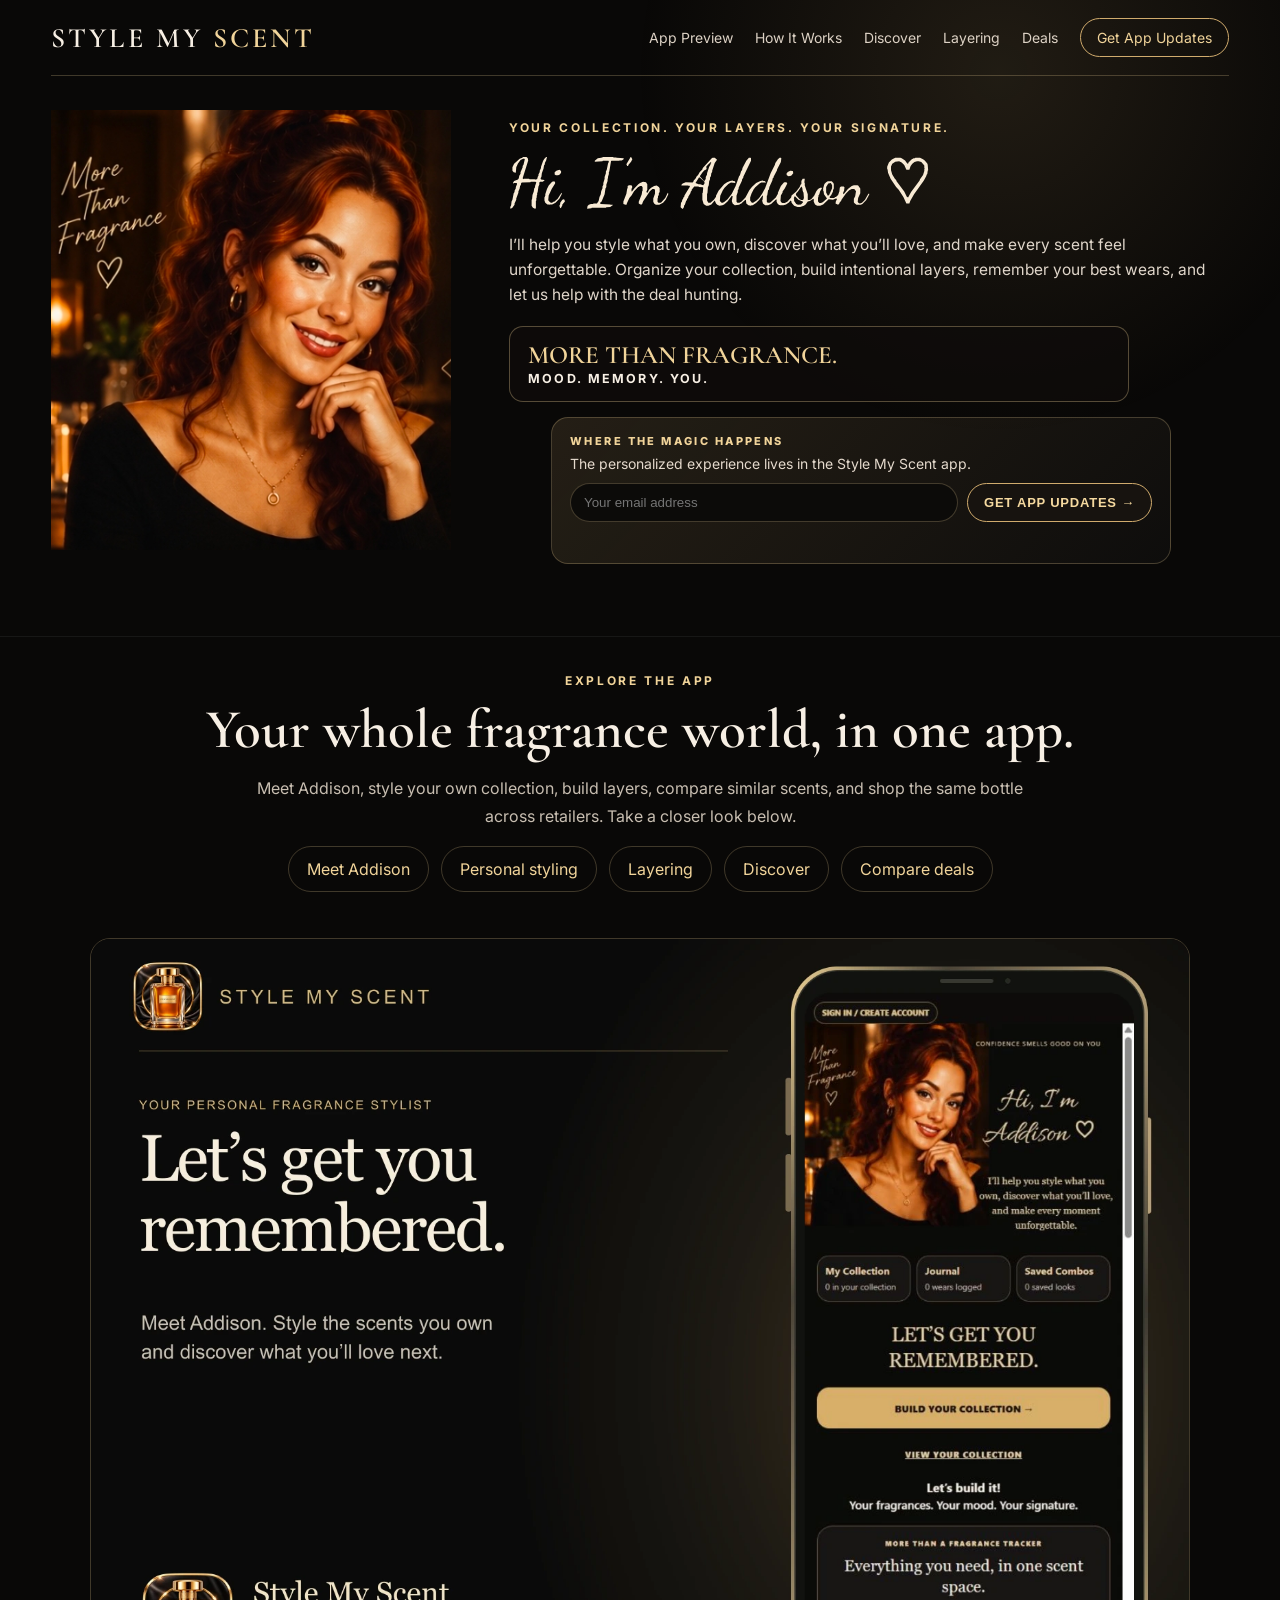
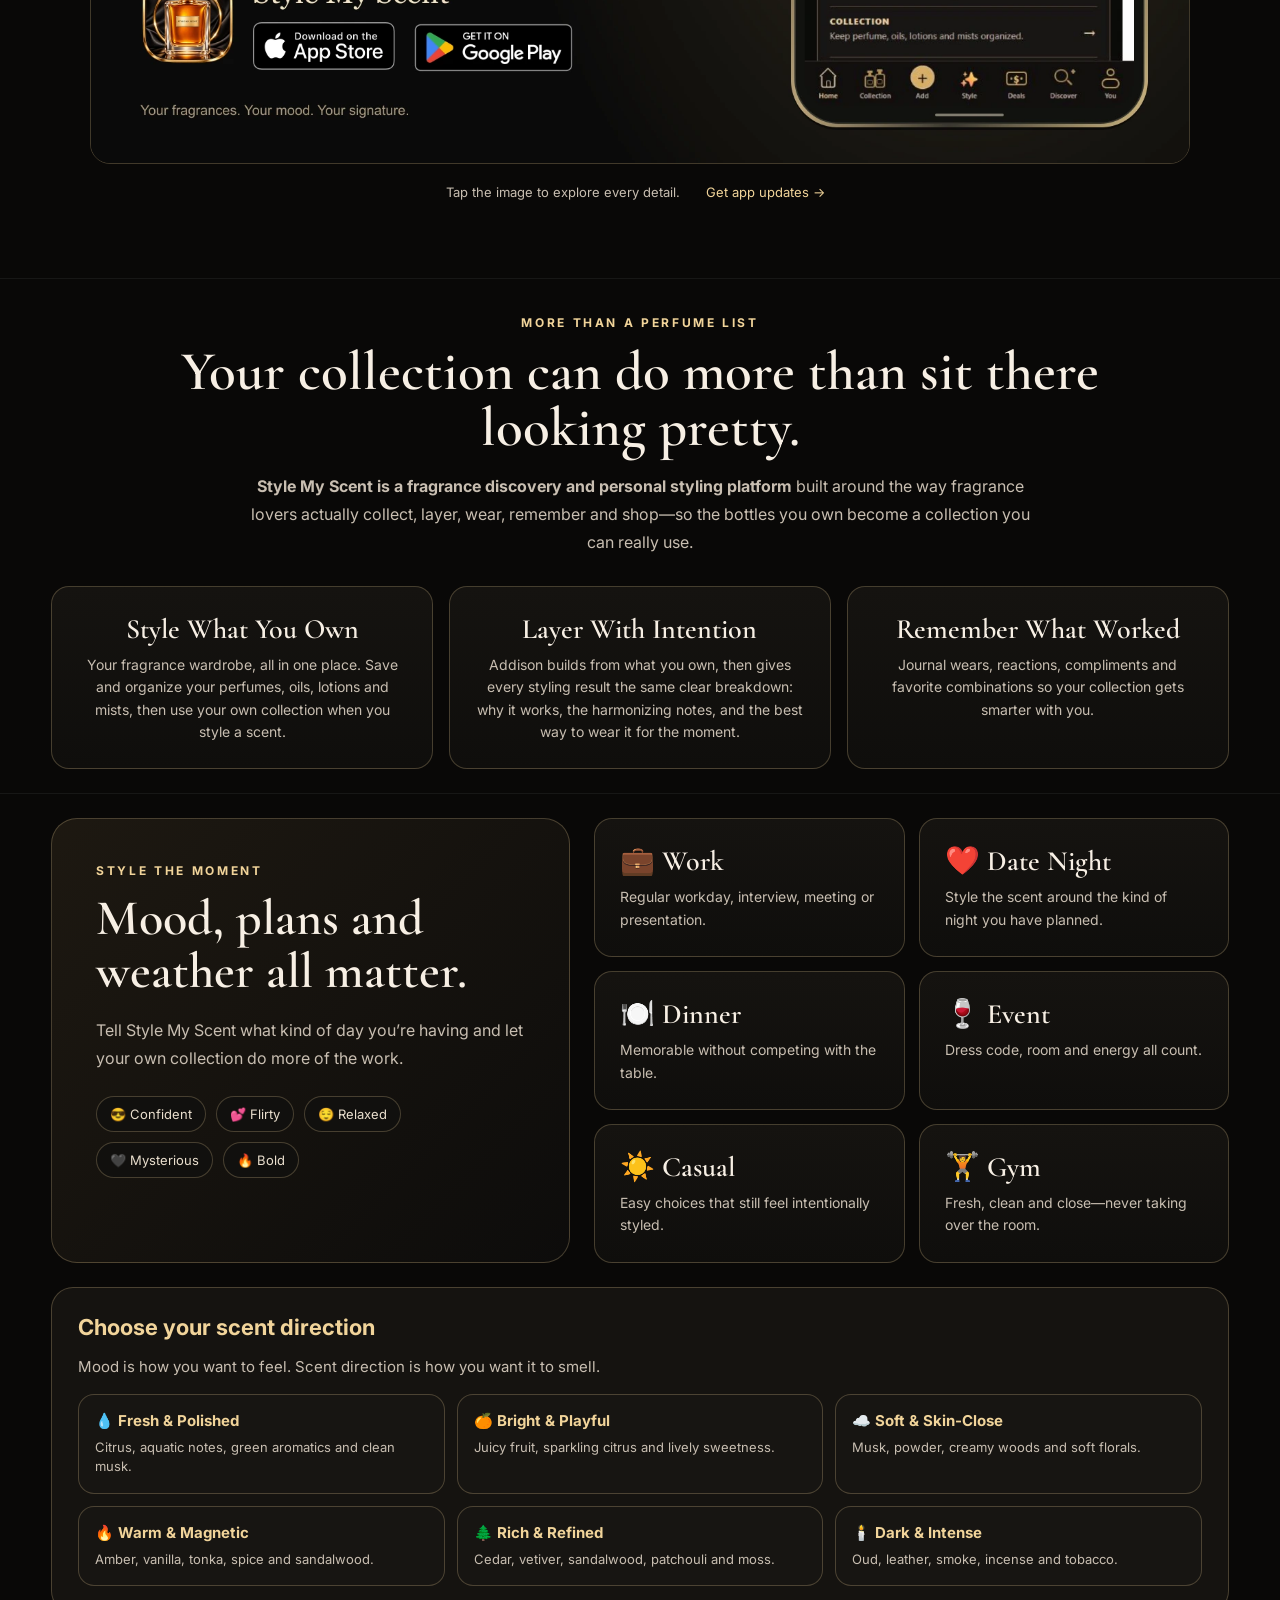
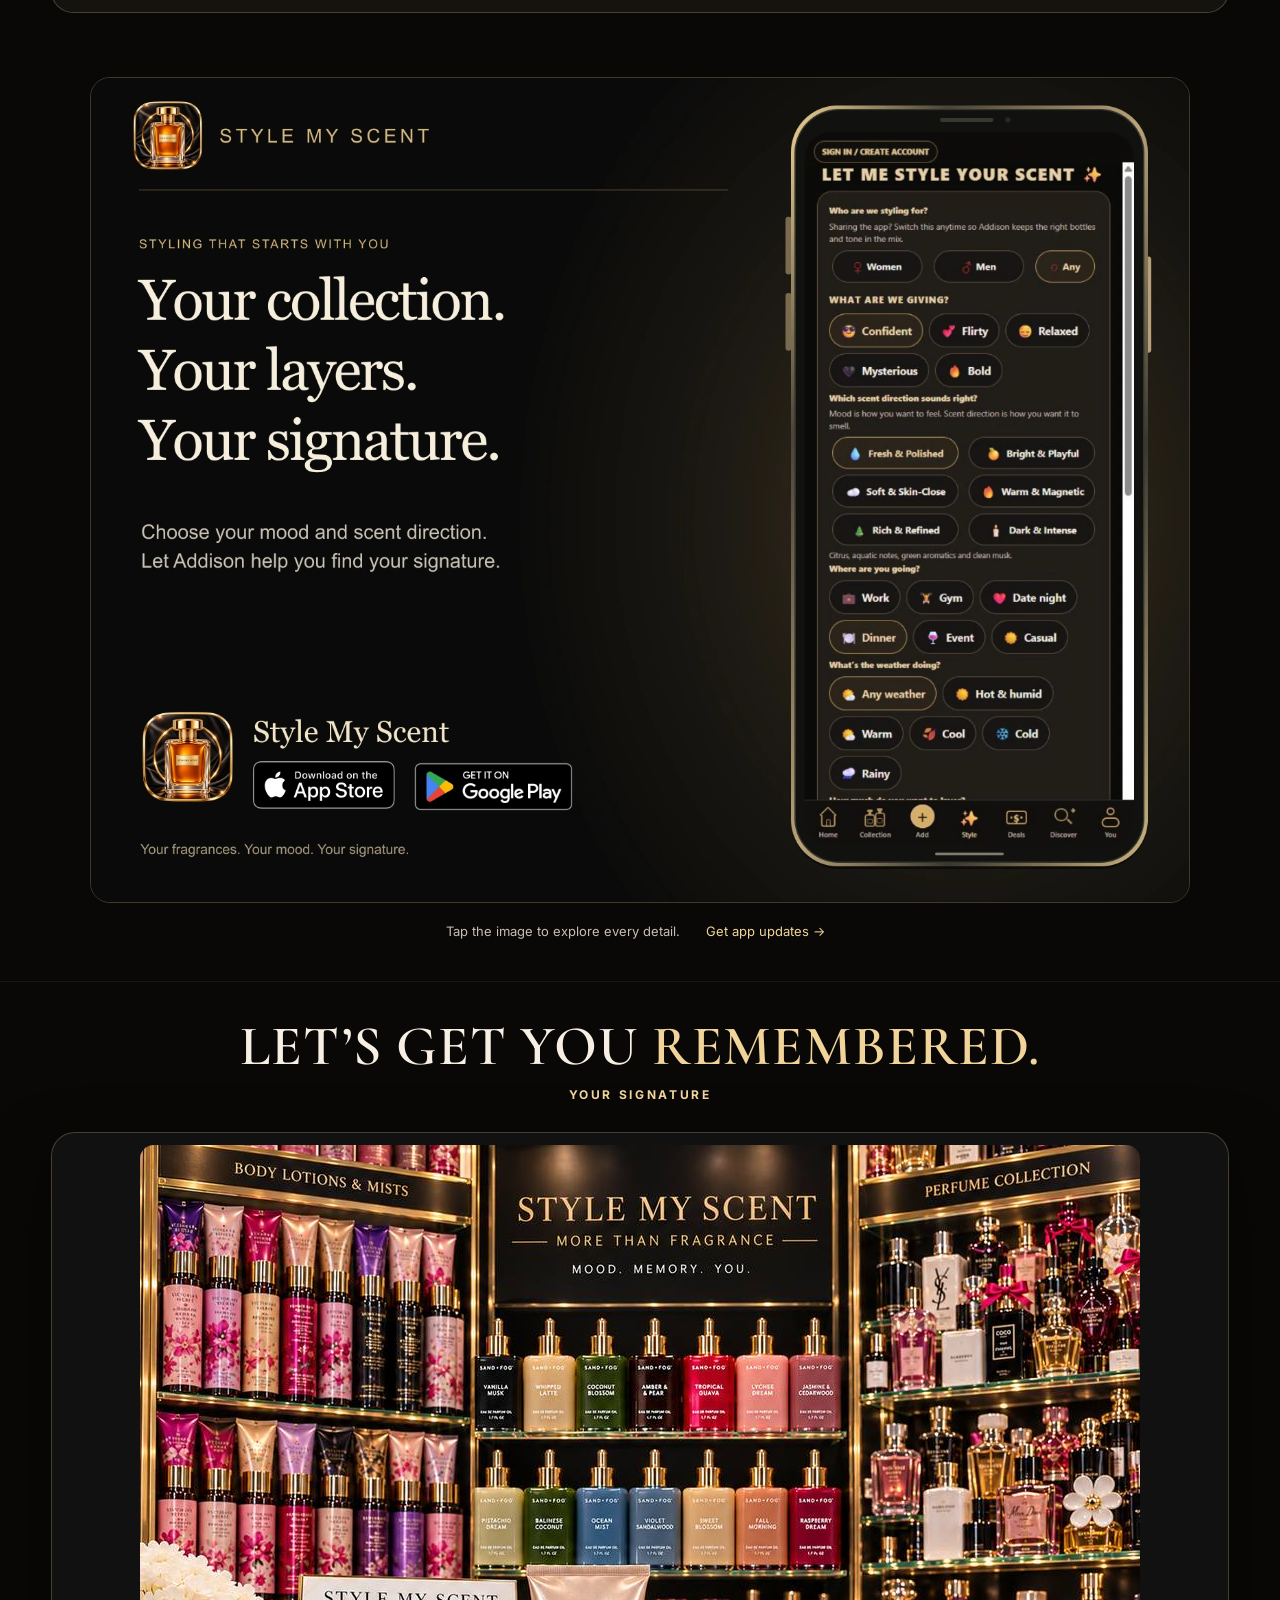
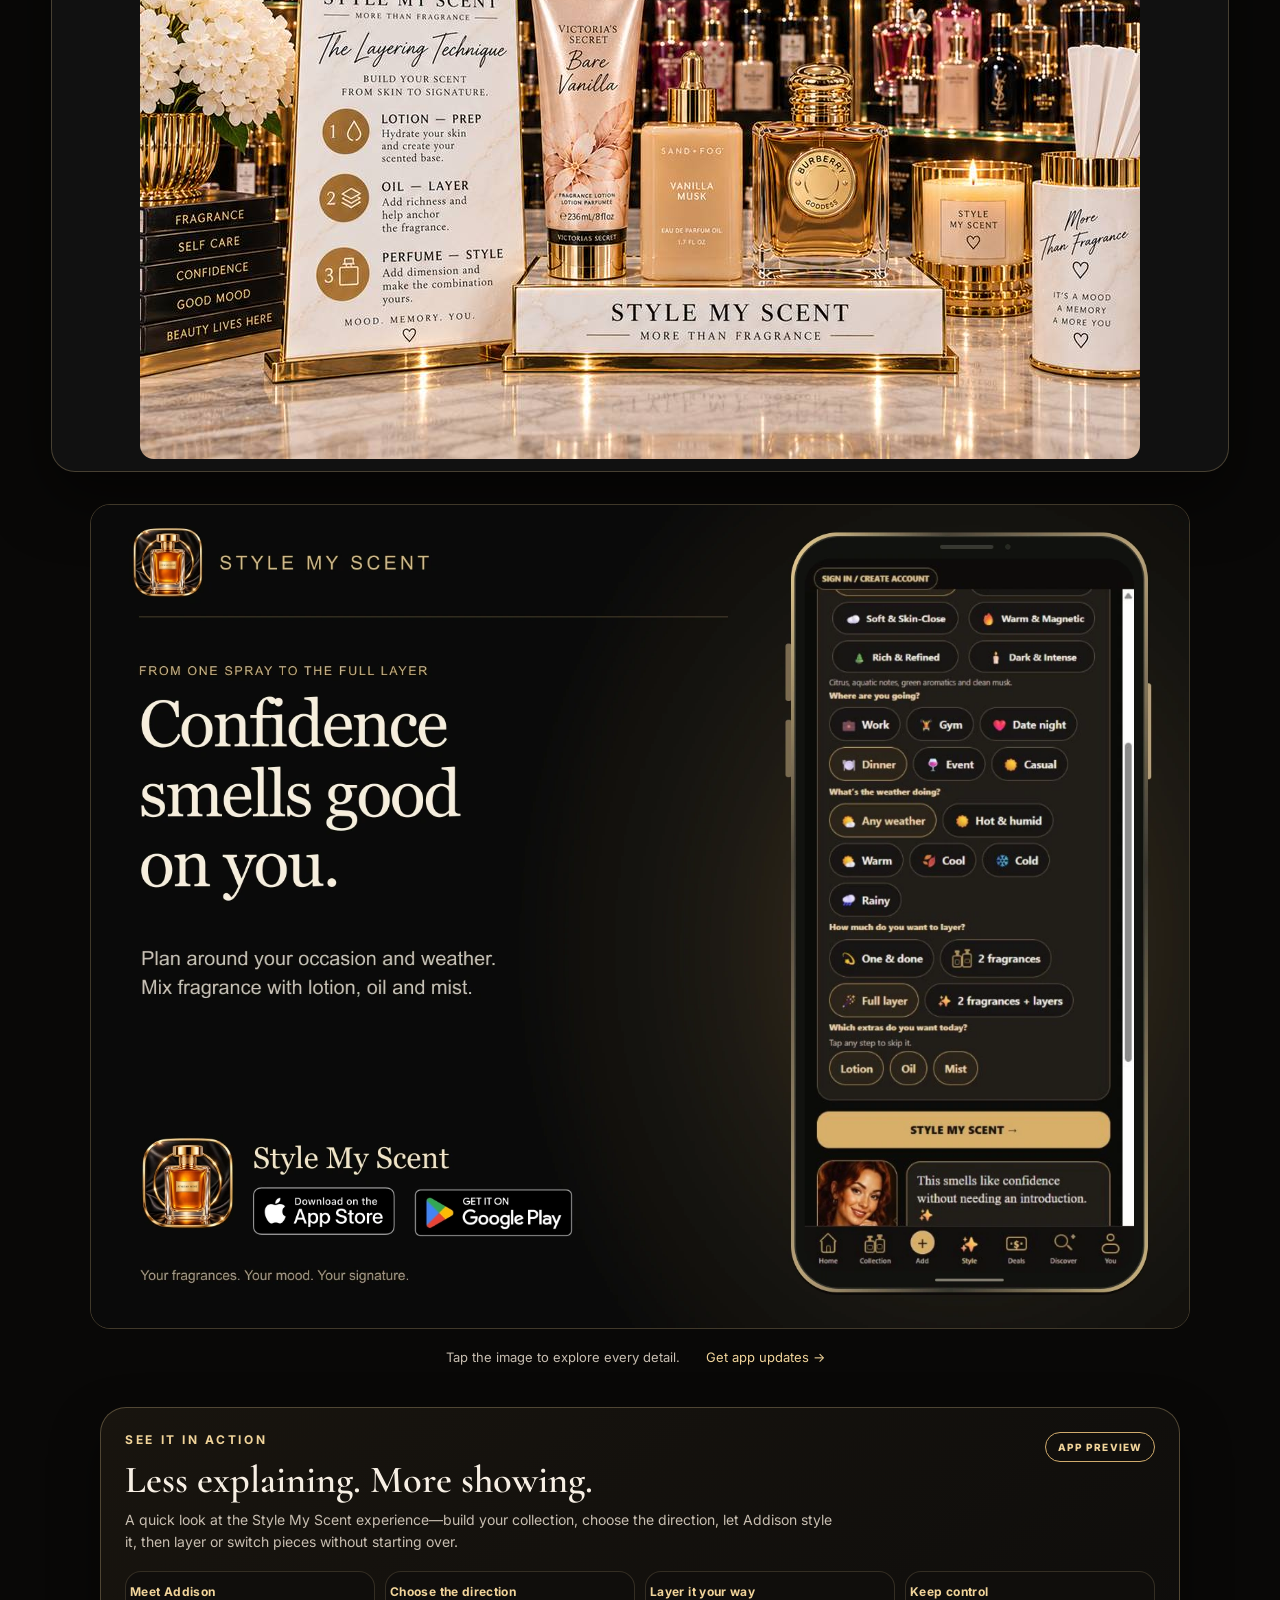
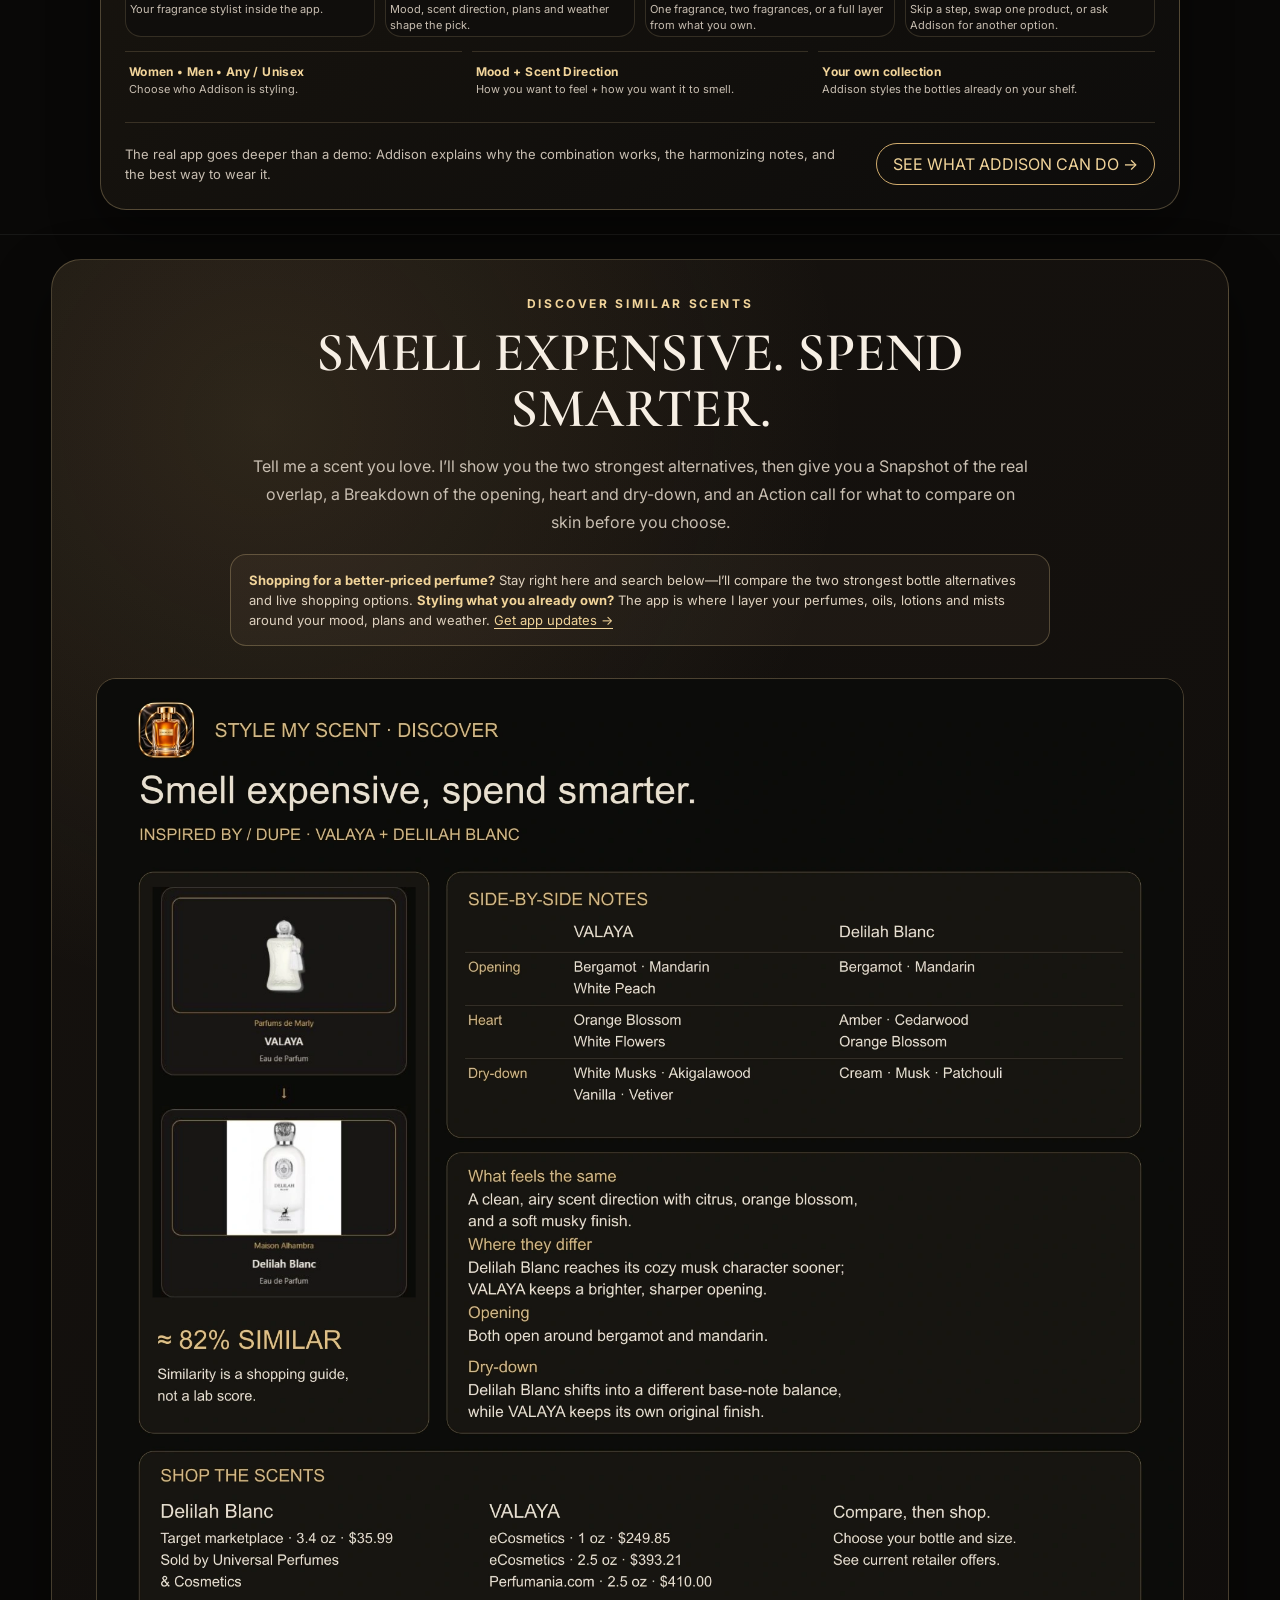
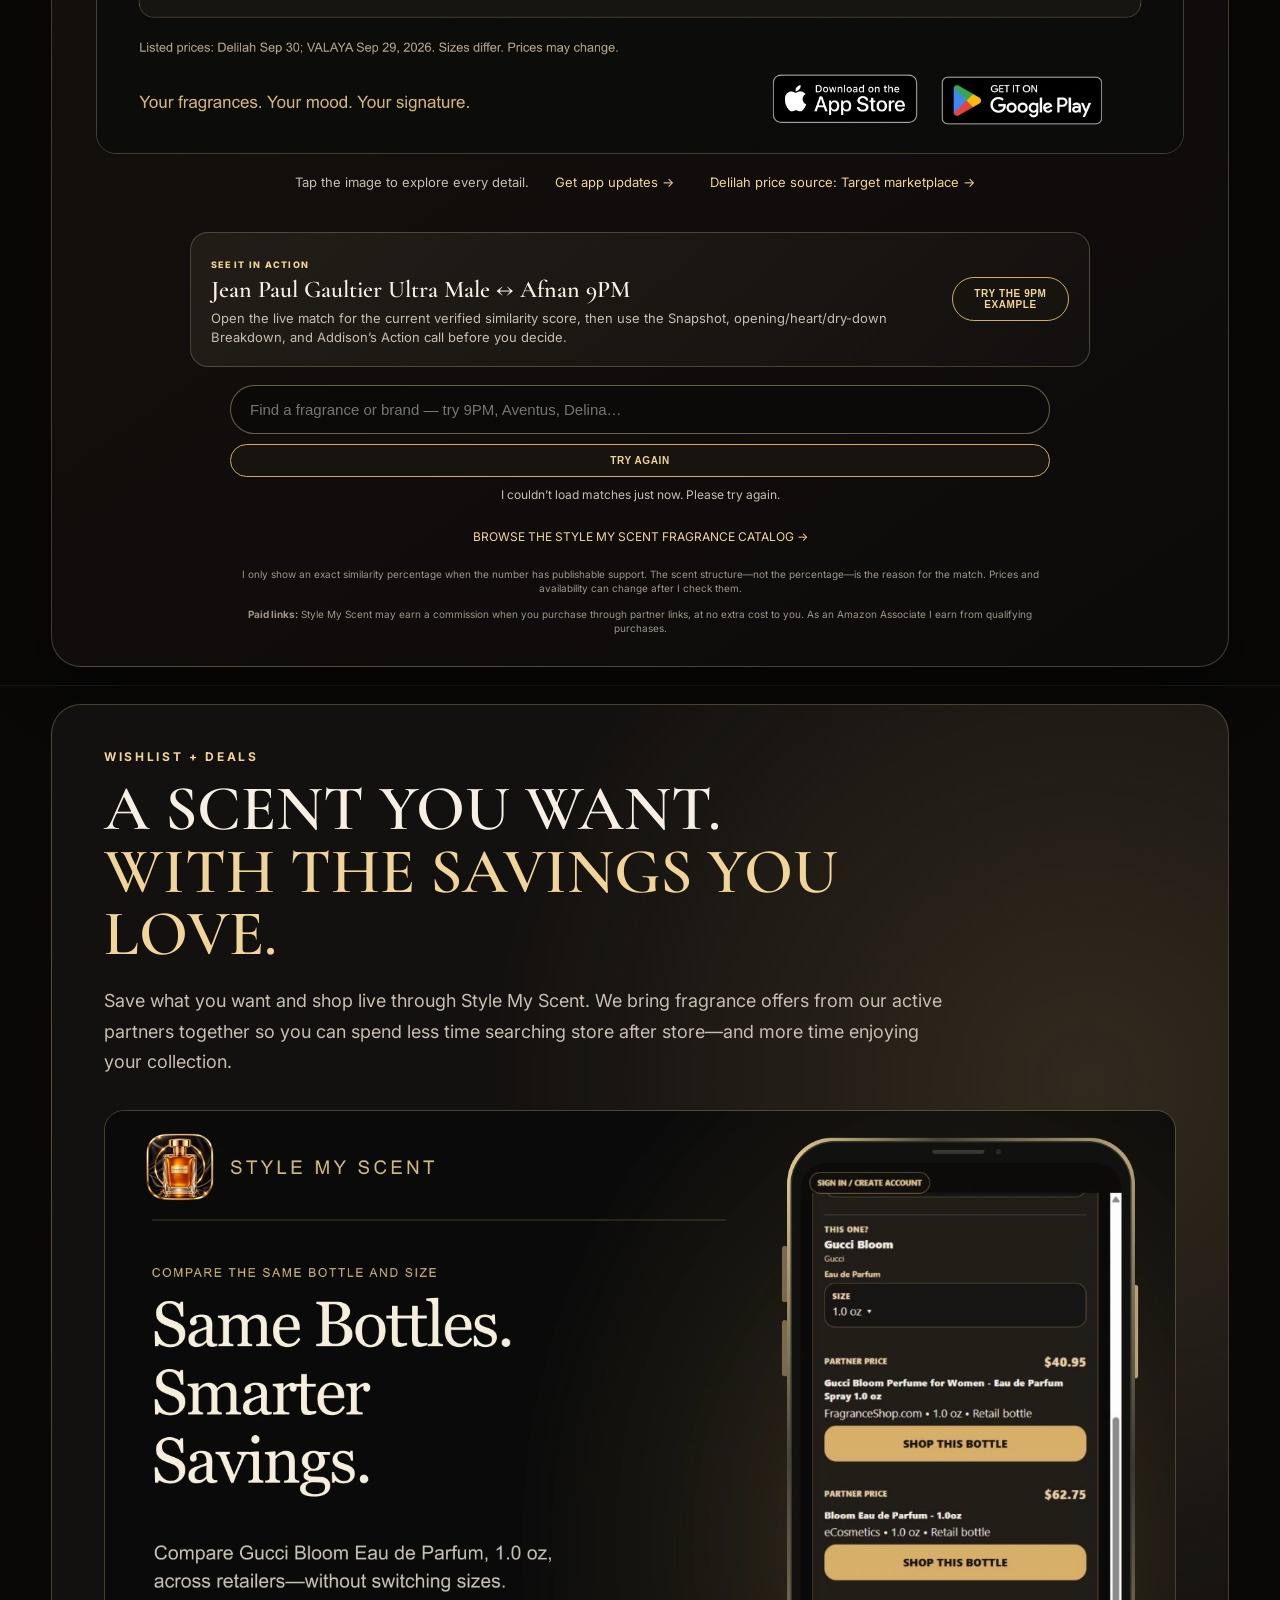
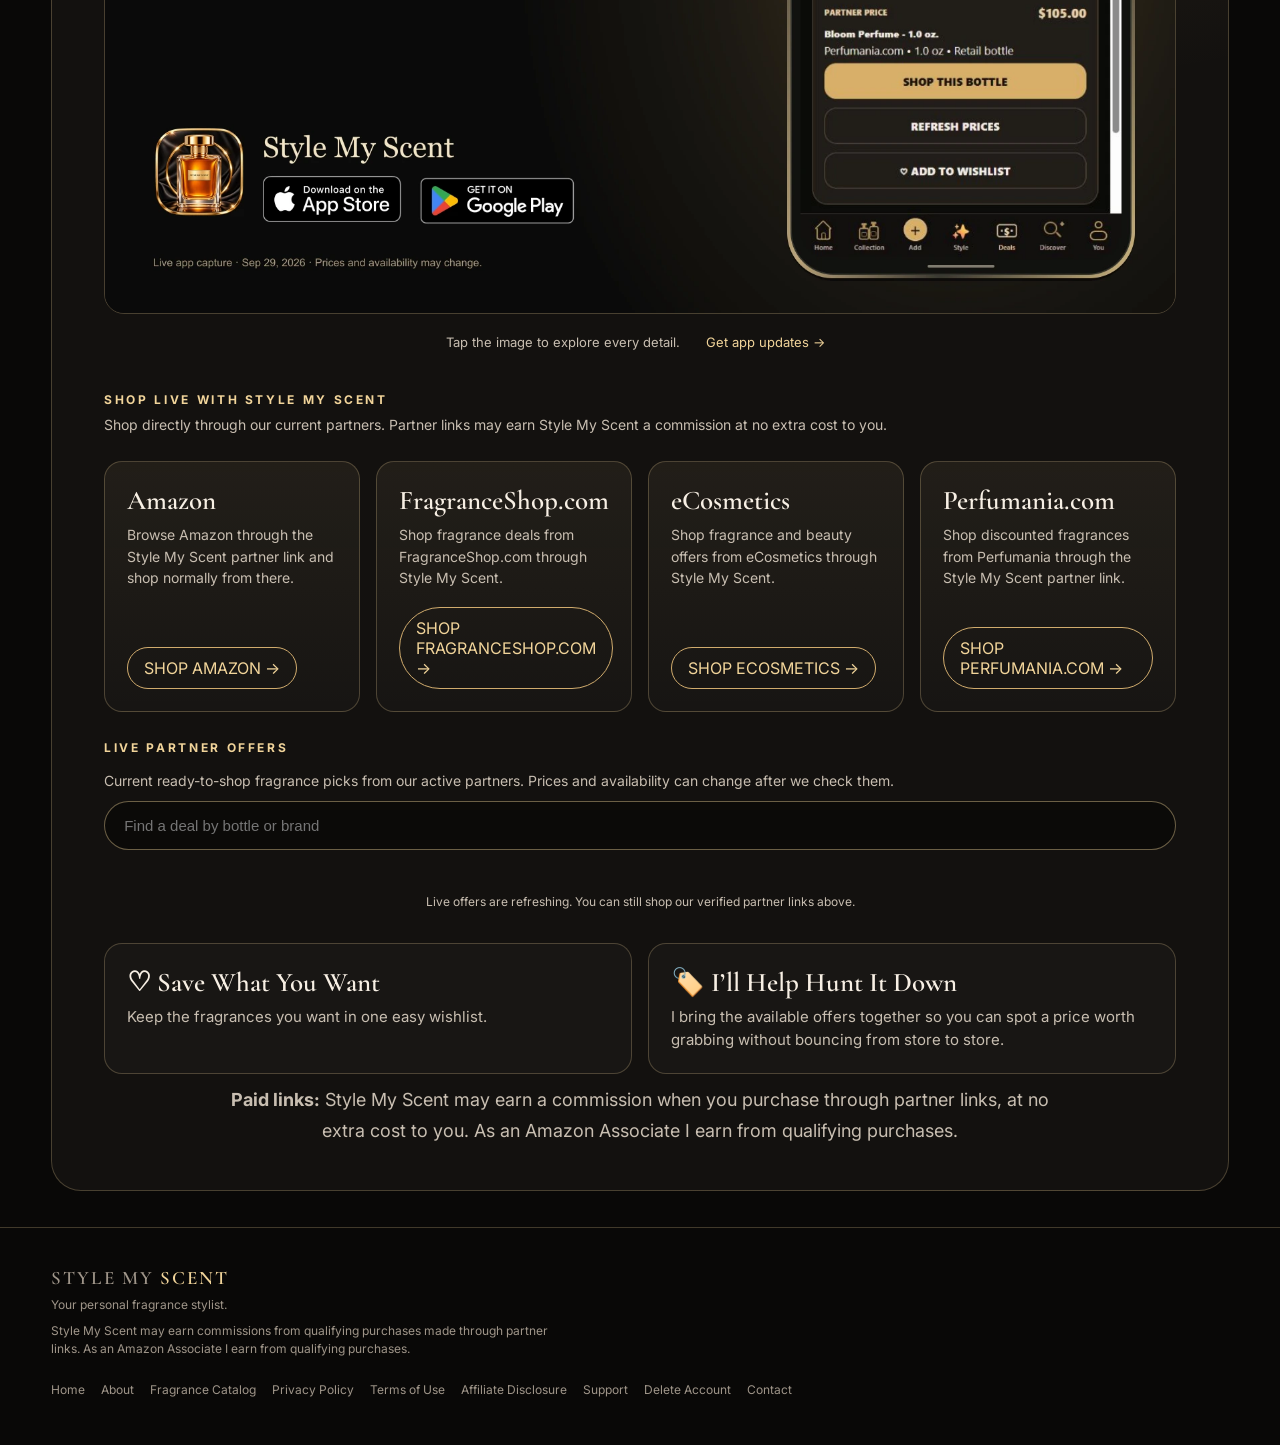
<file: index.html>
<!doctype html>
<html lang="en">
<head>
<meta charset="utf-8">
<meta name="viewport" content="width=device-width,initial-scale=1">
<title>Style My Scent | Personal Fragrance Stylist, Layering & Perfume Deals</title>
<meta name="description" content="Style My Scent is your personal fragrance stylist for perfume discovery, scent layering, collection organization, similar-fragrance comparisons and live fragrance deals.">
<meta name="robots" content="index,follow,max-image-preview:large">
<meta name="application-name" content="Style My Scent">
<link rel="canonical" href="https://stylemyscent.com/">
<link rel="preconnect" href="https://fonts.googleapis.com">
<link rel="preconnect" href="https://fonts.gstatic.com" crossorigin>
<link href="https://fonts.googleapis.com/css2?family=Cormorant+Garamond:wght@500;600;700&family=Dancing+Script:wght@400;700&family=Great+Vibes&family=Inter:wght@400;500;600;700&display=swap" rel="stylesheet">
<style>
:root{--bg:#090807;--panel:#14110f;--cream:#f7efe4;--muted:#c8beb1;--gold:#d0ab6d;--gold2:#f1d49a;--line:rgba(241,212,154,.24)}
*{box-sizing:border-box}html{scroll-behavior:smooth}body{margin:0;background:var(--bg);color:var(--cream);font-family:Inter,Arial,sans-serif;overflow-x:hidden}body:before{content:"";position:fixed;inset:0;pointer-events:none;background:radial-gradient(circle at 78% 8%,rgba(208,171,109,.12),transparent 28%)}a{color:inherit;text-decoration:none}img{display:block;max-width:100%}.wrap{width:min(1180px,92vw);margin:auto}.gold{color:var(--gold2)}
nav{height:76px;display:flex;align-items:center;justify-content:space-between;border-bottom:1px solid var(--line);position:relative;z-index:10}.brand{font:600 28px "Cormorant Garamond",serif;letter-spacing:.11em}.brand span{color:var(--gold2)}.navlinks{display:flex;gap:22px;align-items:center;font-size:14px;color:#ddd2c5}.navcta{border:1px solid var(--gold);border-radius:999px;padding:10px 16px;color:var(--gold2)}
.hero{min-height:560px;display:grid;grid-template-columns:minmax(320px,420px) minmax(0,1fr);gap:38px;padding:34px 0 42px;align-items:start;background:#090807}.addison-wrap{position:relative;width:min(400px,100%);min-height:0;aspect-ratio:450/495;margin:0;display:flex;align-items:flex-end;overflow:hidden;background:#090807;isolation:isolate;justify-self:start;align-self:start}.addison-wrap:before,.addison-wrap:after{content:none!important;display:none!important}.candle-light,.candle-light-1,.candle-light-2,.candle-light-3,.candle-light-4,.flame-cover,.scene-left,.scene-frame,.scene-shelf,.scene-items,.scene-bottle,.scene-candle,.scene-candle-body,.scene-wick,.scene-flame,.scene-candle-glow{display:none!important}.addison{position:absolute;z-index:1;width:240%;height:auto;max-width:none;max-height:none;left:-15.56%;top:-9.09%;object-fit:contain;object-position:left top;filter:none!important;-webkit-mask-image:none!important;mask-image:none!important}.hero-copy{position:relative;z-index:3;max-width:720px;min-width:0;margin:10px 0 0;padding:0 16px 0 0;text-align:left}.eyebrow{font-size:12px;letter-spacing:.22em;text-transform:uppercase;color:var(--gold2);font-weight:700;margin-bottom:14px}.hero-copy>.eyebrow{transform:none;margin-bottom:22px;text-align:left}.addison-script{margin:0 0 22px;color:#f8ead4;line-height:0;max-width:420px}.addison-script svg{display:block;width:420px;max-width:100%;height:auto;overflow:visible}.lead{font-size:15.5px;line-height:1.62;color:#e0d6ca;max-width:700px;margin:0}.hero-line{margin:19px 0 0;padding:15px 18px;border:1px solid rgba(241,212,154,.32);border-radius:14px;background:#0f0d0bc2;display:flex;flex-direction:column;gap:3px;max-width:620px}.hero-line strong{font:600 25px/1.05 "Cormorant Garamond",serif;color:var(--gold2)}.hero-line span{font-size:12.5px;letter-spacing:.17em;font-weight:700}.hero-app-callout{margin:15px auto 0;padding:16px 18px;border-radius:17px;background:linear-gradient(135deg,rgba(208,171,109,.14),rgba(255,255,255,.025));border:1px solid var(--line);max-width:620px}.magic-kicker{font-size:11px;letter-spacing:.22em;color:var(--gold2);font-weight:800}.hero-app-callout p{margin:7px 0 11px;color:#e5dacd;font-size:14px}.waitlist-form{display:flex;gap:9px;flex-wrap:wrap}.waitlist-form input{flex:1 1 220px;min-width:0;border:1px solid var(--line);background:#0c0b09;color:var(--cream);padding:11px 13px;border-radius:999px;outline:none}.waitlist-form button{border:1px solid var(--gold);background:#17130f;color:#f5d99f;padding:10px 16px;border-radius:999px;font-weight:800;font-size:13px;letter-spacing:.06em;cursor:pointer}.waitlist-form input:focus-visible,.waitlist-form button:focus-visible{outline:2px solid var(--gold2);outline-offset:3px}.waitlist-form button:disabled{opacity:.65;cursor:wait}.waitlist-status{font-size:12px;color:var(--gold2);margin-top:9px;min-height:16px}
section{padding:36px 0;border-top:1px solid rgba(255,255,255,.06)}#how{padding-bottom:24px}#mood{padding-top:24px;padding-bottom:32px}#layering{padding-top:36px;padding-bottom:24px}#discover{padding-top:24px;padding-bottom:18px}#deals{padding-top:18px;padding-bottom:36px}.center{text-align:center}.section-title{font:600 clamp(38px,4.3vw,58px)/1.02 "Cormorant Garamond",serif;margin:10px auto 16px;max-width:960px}.section-copy{max-width:790px;margin:0 auto;color:var(--muted);line-height:1.75}.feature-grid{display:grid;grid-template-columns:repeat(3,1fr);gap:16px;margin-top:30px}.feature,.event{padding:25px;border:1px solid var(--line);border-radius:18px;background:linear-gradient(180deg,#151310,#0f0e0c)}.feature h3,.event b{font:600 28px "Cormorant Garamond",serif;margin:0 0 8px;display:block}.feature p,.event span{color:var(--muted);font-size:14px;line-height:1.6;margin:0}.mood-layout{display:grid;grid-template-columns:.9fr 1.1fr;gap:24px}.mood-copy{padding:44px;border:1px solid var(--line);border-radius:26px;background:linear-gradient(135deg,rgba(208,171,109,.1),rgba(255,255,255,.02))}.mood-copy .big{font:600 clamp(38px,4vw,50px)/1.06 "Cormorant Garamond",serif;margin-top:7px}.chips{display:flex;flex-wrap:wrap;gap:10px;margin-top:24px}.chip{border:1px solid var(--line);border-radius:999px;padding:9px 13px;background:#11100e;color:#eadfce;font-size:13px}.event-grid{display:grid;grid-template-columns:repeat(2,1fr);gap:14px}
.discover-shell{border:1px solid var(--line);border-radius:30px;padding:34px;background:linear-gradient(145deg,#17130f,#0e0c0a);box-shadow:0 24px 60px #0007}.discover-head{display:flex;align-items:flex-end;justify-content:space-between;gap:22px;margin-bottom:24px}.discover-copy{max-width:720px}.discover-search{border:1px solid rgba(241,212,154,.38);border-radius:999px;padding:13px 18px;background:#0b0a08;color:#a99f92;min-width:280px;font-size:14px}.discover-grid{display:grid;grid-template-columns:repeat(4,1fr);gap:14px}.discover-card{border:1px solid var(--line);border-radius:20px;background:#11100e;padding:18px;min-height:230px;display:flex;flex-direction:column}.bottle-art{width:72px;height:106px;margin:2px auto 16px;border:1px solid rgba(241,212,154,.55);border-radius:12px 12px 18px 18px;background:linear-gradient(160deg,#30271d,#0e0c0a);box-shadow:0 12px 28px #0009;position:relative}.bottle-art:before{content:"";position:absolute;width:34px;height:17px;left:18px;top:-14px;border:1px solid rgba(241,212,154,.5);background:#17130f;border-radius:4px 4px 1px 1px}.discover-card h3{font:600 24px/1.05 "Cormorant Garamond",serif;margin:0 0 4px}.discover-card .maker{font-size:11px;color:var(--gold2);letter-spacing:.08em;text-transform:uppercase}.discover-card p{font-size:12px;line-height:1.55;color:var(--muted);margin:10px 0 14px}.discover-actions{margin-top:auto;display:flex;gap:7px;flex-wrap:wrap}.mini-btn{border:1px solid var(--gold);border-radius:999px;padding:7px 9px;color:var(--gold2);font-size:9px;font-weight:800;letter-spacing:.05em}.discover-note{text-align:center;color:var(--muted);font-size:12px;margin-top:20px}.discover-note strong{color:var(--gold2)}
.story-head{max-width:900px;margin:0 auto 30px;text-align:center;padding:0 18px}.story-kicker{font:600 clamp(36px,4.5vw,56px)/1.02 "Cormorant Garamond",serif;letter-spacing:.015em;margin:0 auto 12px;max-width:900px}.story-signature{margin:0 auto 24px}.layering-hero{width:100%;border-radius:24px;border:1px solid var(--line);box-shadow:0 24px 60px #0008;overflow:hidden;background:#111;padding:12px;text-align:center}.layering-hero img{display:block;width:auto;max-width:100%;height:auto;margin:0 auto;border-radius:14px;background:#111;object-fit:contain}
.addison-visual-showcase{max-width:1080px;margin:26px auto 0;border:1px solid rgba(241,212,154,.28);border-radius:26px;background:linear-gradient(145deg,rgba(208,171,109,.08),rgba(255,255,255,.02));padding:24px;box-shadow:0 20px 50px #0006}
.addison-visual-head{display:flex;align-items:flex-start;justify-content:space-between;gap:24px;margin-bottom:18px}
.addison-visual-head h3{font:600 clamp(30px,3vw,44px)/1.02 "Cormorant Garamond",serif;margin:5px 0 8px}
.addison-visual-head p{margin:0;color:var(--muted);font-size:14px;line-height:1.6;max-width:720px}
.app-preview-points{display:grid;grid-template-columns:repeat(3,1fr);gap:10px;margin-top:14px}.app-preview-points-primary{grid-template-columns:repeat(4,1fr);margin-top:4px;margin-bottom:8px}.app-preview-points-primary span{border:1px solid rgba(241,212,154,.16);border-radius:16px;padding:16px;background:#100e0c}
.app-preview-points span{display:flex;flex-direction:column;gap:3px;border-top:1px solid rgba(241,212,154,.16);padding:12px 4px 2px}
.app-preview-points strong{color:var(--gold2);font-size:12px;letter-spacing:.03em}
.app-preview-points small{color:var(--muted);font-size:11px;line-height:1.45}
@media(max-width:900px){.app-preview-points{grid-template-columns:1fr 1fr}.addison-visual-head{flex-direction:column}}
@media(max-width:540px){.addison-visual-showcase{padding:18px 14px}.app-preview-points{grid-template-columns:1fr;margin-top:8px}}
.addison-layer-preview{max-width:980px;margin:24px auto 0;border:1px solid rgba(241,212,154,.32);border-radius:24px;background:linear-gradient(145deg,rgba(208,171,109,.10),rgba(255,255,255,.025));padding:28px;box-shadow:0 20px 50px #0006}
.addison-layer-preview-head{display:flex;align-items:flex-start;justify-content:space-between;gap:24px;margin-bottom:22px}
.addison-layer-preview-head h3{font:600 clamp(30px,3vw,42px)/1.02 "Cormorant Garamond",serif;margin:5px 0 8px}
.addison-layer-preview-head p{margin:0;color:var(--muted);font-size:14px;line-height:1.65;max-width:700px}
.addison-layer-badge{flex:0 0 auto;border:1px solid var(--gold);border-radius:999px;padding:8px 12px;color:var(--gold2);font-size:10px;font-weight:800;letter-spacing:.11em}
.addison-layer-stack{display:grid;grid-template-columns:repeat(3,minmax(0,1fr));gap:12px;margin:0 0 20px}.addison-style-modes{grid-template-columns:repeat(4,minmax(0,1fr))}.addison-style-modes .addison-layer-item p{margin:9px 0 0;color:var(--muted);font-size:12px;line-height:1.55}
.addison-layer-item{border:1px solid rgba(241,212,154,.18);border-radius:16px;background:#100e0c;padding:15px}
.addison-layer-item span{display:block;color:var(--gold2);font-size:9px;letter-spacing:.15em;font-weight:800;text-transform:uppercase;margin-bottom:6px}
.addison-layer-item b{display:block;font:600 20px/1.08 "Cormorant Garamond",serif;color:var(--cream)}
.addison-layer-copy{border-top:1px solid rgba(241,212,154,.16);padding-top:20px}
.addison-layer-copy h4{font:600 24px/1.05 "Cormorant Garamond",serif;margin:0 0 9px;color:var(--gold2)}
.addison-layer-copy p{margin:0 0 17px;color:#e8dccd;font-size:14px;line-height:1.68}
.addison-layer-copy ul{margin:0 0 20px;padding-left:20px;color:var(--muted)}
.addison-layer-copy li{margin:0 0 9px;line-height:1.6;font-size:13px}
.addison-layer-copy li strong{color:var(--cream)}
.addison-layer-signoff{font:700 21px "Dancing Script",cursive;color:var(--gold2);margin-top:4px}
.addison-layer-cta{display:flex;align-items:center;justify-content:space-between;gap:18px;margin-top:22px;padding-top:20px;border-top:1px solid rgba(241,212,154,.16)}
.addison-layer-cta span{color:var(--muted);font-size:13px;line-height:1.55}
.addison-layer-cta a{flex:0 0 auto}
@media(max-width:820px){.addison-layer-preview{padding:22px 18px}.addison-layer-preview-head,.addison-layer-cta{flex-direction:column;align-items:flex-start}.addison-layer-stack,.addison-style-modes{grid-template-columns:1fr 1fr}.addison-layer-badge{align-self:flex-start}}@media(max-width:520px){.addison-style-modes{grid-template-columns:1fr}}
.discover-shell{border:1px solid var(--line);border-radius:28px;padding:34px;background:linear-gradient(135deg,rgba(208,171,109,.1),rgba(255,255,255,.02));margin-top:28px}.discover-grid{display:grid;grid-template-columns:repeat(4,1fr);gap:14px;margin-top:26px}.discover-card{border:1px solid var(--line);border-radius:18px;background:#11100e;overflow:hidden;min-width:0}.discover-card img,.discover-fallback{width:100%;height:190px;object-fit:contain;background:#f6f0e7}.discover-fallback{display:flex;align-items:center;justify-content:center;color:#6d5a3a;font:700 30px "Cormorant Garamond",serif}.discover-card-copy{padding:16px}.discover-card-copy h3{font:600 24px/1.05 "Cormorant Garamond",serif;margin:5px 0 8px}.discover-card-copy p{font-size:13px;color:#e4d6c5;margin:0 0 7px}.discover-card-copy span{font-size:11px;color:var(--muted)}.discover-meta{font-size:10px;letter-spacing:.14em;color:var(--gold2);font-weight:800}.discover-status{text-align:center;color:var(--muted);font-size:12px;margin-top:18px}@media(max-width:900px){.discover-grid{grid-template-columns:repeat(2,1fr)}}@media(max-width:520px){.discover-grid{grid-template-columns:1fr 1fr}.discover-shell{padding:24px 16px}.discover-card img,.discover-fallback{height:150px}}
.deals{border:1px solid var(--line);border-radius:30px;padding:44px 52px;background:radial-gradient(circle at 88% 18%,rgba(208,171,109,.16),transparent 30%),#13110f}.deals h2{font:600 clamp(42px,5vw,68px)/.98 "Cormorant Garamond",serif;margin:10px 0 20px;max-width:900px}.deals p{max-width:850px;color:var(--muted);font-size:18px;line-height:1.7}.web-discover-example{display:flex;align-items:center;justify-content:space-between;gap:20px;margin:24px auto 18px;padding:18px 20px;border:1px solid var(--line);border-radius:18px;background:linear-gradient(135deg,rgba(241,212,154,.08),rgba(255,255,255,.02));max-width:900px;text-align:left}.web-discover-example-copy{display:flex;flex-direction:column;gap:5px}.web-discover-example-copy strong{font:600 24px "Cormorant Garamond",serif}.web-discover-example-copy span{color:var(--muted);font-size:13px;line-height:1.5}.web-discover-more[hidden]{display:none!important}.deal-grid{display:grid;grid-template-columns:1fr 1fr;gap:16px;margin-top:28px}.deal-card{border:1px solid var(--line);border-radius:18px;padding:22px;background:#ffffff06}.deal-card b{font:600 27px "Cormorant Garamond",serif;display:block;margin-bottom:6px}.deal-card span{color:var(--muted);font-size:15px;line-height:1.55}.partner-shop-grid{display:grid;grid-template-columns:repeat(4,minmax(0,1fr));gap:16px;margin:24px 0}.partner-shop-card{border:1px solid var(--line);border-radius:18px;padding:22px;background:linear-gradient(180deg,rgba(241,212,154,.07),rgba(255,255,255,.02));display:flex;flex-direction:column;align-items:flex-start;min-height:190px}.partner-shop-card b{font:600 27px "Cormorant Garamond",serif;display:block;margin-bottom:7px}.partner-shop-card span{color:var(--muted);font-size:14px;line-height:1.55;flex:1}.partner-shop-card .navcta{display:inline-flex;margin-top:18px}.shop-live-heading{margin-top:28px}.shop-live-heading .eyebrow{margin-bottom:6px}
footer{border-top:1px solid var(--line);padding:38px 0 48px;color:#9f9589;font-size:12px}.foot{display:flex;justify-content:space-between;gap:24px;flex-wrap:wrap}.legal{display:flex;gap:16px;flex-wrap:wrap}.legal a:hover{color:var(--gold2)}
@media(max-width:1040px){.hero{grid-template-columns:minmax(280px,360px) minmax(0,1fr);gap:28px}.addison-wrap{width:min(350px,100%);min-height:0;aspect-ratio:450/495}.addison{width:240%;height:auto;max-width:none;max-height:none;left:-15.56%;top:-9.09%}.hero-copy{margin-top:6px;padding-right:8px}.addison-script{max-width:360px}.addison-script svg{width:360px}.lead{font-size:15px}.hero-line,.hero-app-callout{max-width:600px}.discover-grid{grid-template-columns:repeat(2,1fr)}}
@media(max-width:820px){section{padding:30px 0}#how{padding-bottom:20px}#mood{padding-top:20px;padding-bottom:26px}#layering{padding-top:30px;padding-bottom:20px}#discover{padding-top:20px;padding-bottom:14px}#deals{padding-top:14px;padding-bottom:30px}.navlinks{display:none}.hero{grid-template-columns:1fr;gap:18px;min-height:0}.addison-wrap{width:min(360px,90vw);min-height:0;aspect-ratio:450/495;margin:0 auto}.addison{width:240%;height:auto;max-width:none;max-height:none;left:-15.56%;top:-9.09%;object-position:left top;transform:none}.hero-copy{margin:0 auto;text-align:center;padding:0 16px;max-width:680px}.hero-copy>.eyebrow{transform:none;margin-bottom:22px;text-align:center}.addison-script{max-width:280px;margin:0 auto 18px}.addison-script svg{width:280px}.lead,.hero-line,.hero-app-callout{margin-left:auto;margin-right:auto}.hero-line{align-items:center}.feature-grid,.event-grid,.deal-grid,.partner-shop-grid{grid-template-columns:1fr}.web-discover-example{flex-direction:column;align-items:stretch;text-align:center}.web-discover-example .web-discover-btn{align-self:center}.mood-layout{grid-template-columns:1fr}.deals,.mood-copy,.discover-shell{padding:34px 22px}.story-kicker{font-size:40px}.discover-head{align-items:stretch;flex-direction:column}.discover-search{min-width:0;width:100%}}
@media(max-width:560px){.discover-grid{grid-template-columns:1fr}}
@media(max-width:480px){.addison-wrap{width:min(330px,90vw);min-height:0;aspect-ratio:450/495}.addison{width:240%;height:auto;max-width:none;max-height:none;left:-15.56%;top:-9.09%}.hero-copy{margin-top:0}.addison-script{max-width:250px}.addison-script svg{width:250px}.lead{font-size:15px}.section-title{font-size:38px}.story-kicker{font-size:34px}.story-head{margin-bottom:24px}}

.discover-feature{border:1px solid var(--line);border-radius:30px;padding:36px 44px 30px;background:radial-gradient(circle at 18% 8%,rgba(208,171,109,.13),transparent 28%),linear-gradient(145deg,#17130f,#0d0b0a);box-shadow:0 24px 60px #0007}.discover-feature-head{max-width:900px;margin:0 auto 30px}.discover-intro{max-width:780px;margin:0 auto;color:var(--muted);font-size:16px;line-height:1.72}.discover-path-note{max-width:820px;margin:18px auto 0;padding:15px 18px;border:1px solid rgba(241,212,154,.26);border-radius:16px;background:rgba(241,212,154,.045);color:#ded1bf;font-size:13px;line-height:1.55;text-align:left}.discover-path-note strong{color:var(--gold2)}.discover-path-note a{color:var(--gold2);text-decoration:underline;text-underline-offset:3px}.similarity-grid{display:grid;grid-template-columns:1fr 1fr;gap:18px}.similarity-card{position:relative;overflow:hidden;border:1px solid var(--line);border-radius:24px;padding:26px;background:#11100e;min-height:350px}.similarity-card:before{content:"";position:absolute;width:260px;height:260px;border-radius:50%;filter:blur(40px);opacity:.15;right:-70px;top:-90px}.similarity-women:before{background:#d7a0a0}.similarity-men:before{background:#7891aa}.similarity-tag{position:relative;z-index:1;font-size:10px;letter-spacing:.18em;color:var(--gold2);font-weight:800}.similarity-pair{position:relative;z-index:1;display:grid;grid-template-columns:1fr 92px 1fr;gap:12px;align-items:center;margin:30px 0 22px}.scent-side{padding:14px 8px 16px;border:1px solid rgba(241,212,154,.18);border-radius:18px;background:rgba(255,255,255,.025);min-height:220px;display:flex;flex-direction:column;justify-content:flex-start;text-align:center}.scent-bottle{width:100%;height:132px;object-fit:contain;display:block;margin:2px auto 10px;border-radius:12px;background:#f7f1e8}.scent-name{font:600 clamp(20px,2vw,28px)/1.03 "Cormorant Garamond",serif;color:var(--cream);margin:0}.scent-brand{font-size:9px;letter-spacing:.13em;color:var(--gold2);font-weight:800;margin-top:5px;text-transform:uppercase}.scent-kicker{font-size:9px;letter-spacing:.14em;color:var(--gold2);font-weight:800;margin-bottom:8px}.scent-side h3{font:600 clamp(24px,2.3vw,34px)/1.02 "Cormorant Garamond",serif;margin:0;color:var(--cream)}.similarity-mark{text-align:center;color:var(--gold2)}.similarity-mark span{display:block;font-size:28px;line-height:1;margin-bottom:8px}.similarity-mark b{font-size:8px;letter-spacing:.11em;line-height:1.35}.same-vibe{font:600 27px/1 "Cormorant Garamond",serif;color:var(--gold2);margin-bottom:12px}.why-copy{position:relative;z-index:1;color:var(--muted);font-size:13px;line-height:1.65;margin:0}.why-copy strong{color:var(--cream)}.discover-app-cta{display:flex;align-items:center;justify-content:space-between;gap:28px;margin-top:20px;padding:26px 28px;border:1px solid rgba(241,212,154,.34);border-radius:22px;background:linear-gradient(120deg,#0e0d0b,#1b160f)}.discover-app-cta h3{font:600 32px/1.05 "Cormorant Garamond",serif;margin:4px 0 8px}.discover-app-cta p{margin:0;color:var(--muted);font-size:14px}.discover-app-btn{flex:0 0 auto;border:1px solid var(--gold);border-radius:999px;padding:14px 18px;color:var(--gold2);font-size:11px;font-weight:900;letter-spacing:.08em;white-space:nowrap;background:#1b160f}.comparison-note{text-align:center;color:#9f9589;font-size:10px;line-height:1.45;margin:11px auto 0;max-width:820px}@media(max-width:900px){.similarity-grid{grid-template-columns:1fr}.discover-app-cta{align-items:flex-start;flex-direction:column}.discover-app-btn{white-space:normal;text-align:center}}@media(max-width:560px){.discover-feature{padding:28px 16px}.similarity-card{padding:20px 14px}.similarity-pair{grid-template-columns:1fr 52px 1fr;gap:7px}.scent-side{padding:10px 5px 12px;min-height:190px}.scent-bottle{height:105px}.scent-name{font-size:19px}.similarity-mark b{font-size:7px}.discover-app-cta{padding:22px 18px}.discover-app-cta h3{font-size:28px}}


/* Full website Discover experience */
.web-discover-toolbar{display:flex;flex-direction:column;gap:10px;margin:8px auto 24px;max-width:820px}
.web-discover-search{width:100%;border:1px solid rgba(241,212,154,.42);border-radius:999px;padding:15px 19px;background:#0b0a08;color:var(--cream);font-size:15px;outline:none}
.web-discover-search:focus{border-color:var(--gold);box-shadow:0 0 0 3px rgba(208,171,109,.09)}
.web-discover-status{text-align:center;color:var(--muted);font-size:12px;min-height:18px}
.web-discover-grid{display:grid;grid-template-columns:repeat(2,minmax(0,1fr));gap:18px}
.web-compare-card{border:1px solid var(--line);border-radius:24px;background:#11100e;padding:22px;display:flex;flex-direction:column;gap:16px;min-width:0}
.web-compare-pair{display:grid;grid-template-columns:minmax(0,1fr) 52px minmax(0,1fr);align-items:center;gap:10px}
.web-compare-side{text-align:center;min-width:0}.web-compare-side.is-shop-link{cursor:pointer;border-radius:16px;padding:4px;transition:transform .16s ease,background .16s ease}.web-compare-side.is-shop-link:hover,.web-compare-side.is-shop-link:focus-visible{transform:translateY(-2px);background:rgba(241,212,154,.045);outline:1px solid rgba(241,212,154,.25)}.web-compare-side.is-shop-link img{transition:transform .16s ease}.web-compare-side.is-shop-link:hover img,.web-compare-side.is-shop-link:focus-visible img{transform:scale(1.025)}
.web-compare-side img{width:100%;height:150px;object-fit:contain;display:block;background:transparent}
.web-compare-side .fallback{height:150px;border:1px solid rgba(241,212,154,.22);border-radius:16px;display:flex;align-items:center;justify-content:center;color:var(--gold2);font:700 26px "Cormorant Garamond",serif;background:#0c0b09}
.web-compare-kicker{font-size:9px;letter-spacing:.14em;color:var(--gold2);font-weight:800;margin-top:8px}
.web-compare-name{font:600 22px/1.04 "Cormorant Garamond",serif;color:var(--cream);margin-top:4px;overflow-wrap:anywhere}
.web-compare-brand{font-size:10px;letter-spacing:.08em;color:var(--muted);margin-top:5px}.web-compare-notes{display:flex;flex-wrap:wrap;justify-content:center;gap:6px 7px;margin:10px auto 0;min-height:22px;max-width:240px}.web-note-chip{display:inline-flex;align-items:center;border:1px solid rgba(241,212,154,.2);border-radius:999px;padding:4px 8px;background:rgba(241,212,154,.055);color:#dfd3c3;font-size:9px;line-height:1.2;letter-spacing:.02em}
.web-compare-vs{text-align:center;color:var(--gold);font-size:24px}
.web-compare-score{font-size:13px;letter-spacing:.08em;font-weight:800;color:var(--gold2);text-align:center}
.web-compare-copy{font-size:13px;line-height:1.6;color:#e5dacd;margin:0}
.web-compare-copy strong{color:var(--cream)}
.web-compare-actions{display:flex;gap:9px;flex-wrap:wrap;margin-top:auto}
.web-discover-btn{appearance:none;border:1px solid var(--gold);border-radius:999px;background:#17130f;color:var(--gold2);padding:10px 13px;font-size:10px;font-weight:800;letter-spacing:.06em;cursor:pointer;text-decoration:none}
.web-discover-btn.secondary{border-color:var(--line);color:#eadfce}
.web-discover-btn:hover{border-color:var(--gold2);color:#fff0c7}
.web-discover-more{display:block;margin:18px auto 0;border:1px solid var(--gold);border-radius:999px;background:#17130f;color:var(--gold2);padding:11px 20px;font-size:11px;font-weight:800;letter-spacing:.08em;cursor:pointer}
.web-discover-detail{margin-top:26px;border:1px solid var(--line);border-radius:26px;background:linear-gradient(145deg,#17130f,#0e0c0a);padding:28px}.web-detail-notes-card{text-align:center}.web-detail-bottle{width:100%;height:190px;object-fit:contain;display:block;margin:0 auto 18px}.web-detail-notes-card .web-note-stage{text-align:left;margin-top:14px;padding-top:12px;border-top:1px solid rgba(241,212,154,.12)}
.web-detail-back{appearance:none;border:0;background:transparent;color:var(--gold2);font-size:13px;cursor:pointer;padding:0 0 16px}
.web-detail-title{font:600 clamp(34px,4vw,48px)/1.02 "Cormorant Garamond",serif;margin:0 0 8px}
.web-detail-sub{color:var(--muted);margin:0 0 24px;line-height:1.6}
.web-detail-grid{display:grid;grid-template-columns:1fr 1fr;gap:16px}
.web-detail-card{border:1px solid var(--line);border-radius:18px;background:#11100e;padding:18px}
.web-detail-card h3{font:600 25px/1.05 "Cormorant Garamond",serif;margin:0 0 10px}
.web-detail-card p{font-size:13px;line-height:1.62;color:#e4d6c5;margin:0}
.web-note-stage{margin-top:11px}
.web-note-stage b{font-size:10px;letter-spacing:.1em;color:var(--gold2);text-transform:uppercase}
.web-note-stage span{display:block;color:#e4d6c5;font-size:13px;line-height:1.55;margin-top:4px}
.web-shop-box{margin-top:16px;border-top:1px solid var(--line);padding-top:14px}
.web-shop-status{color:var(--muted);font-size:12px;line-height:1.5;margin-bottom:9px}
.web-shop-offer{display:flex;justify-content:space-between;align-items:center;gap:10px;border-top:1px solid rgba(241,212,154,.13);padding:11px 0}
.web-shop-offer:first-of-type{border-top:0}
.web-shop-offer a{color:var(--gold2);font-weight:800;font-size:11px}
.web-shop-price{color:var(--cream);font-weight:800;white-space:nowrap}
.web-amazon-link{display:inline-block;margin-top:10px}
@media(max-width:780px){.web-discover-grid,.web-detail-grid{grid-template-columns:1fr}.web-compare-pair{grid-template-columns:minmax(0,1fr) 42px minmax(0,1fr)}.web-compare-side img,.web-compare-side .fallback{height:125px}.web-discover-detail{padding:22px 16px}}

.app-feature-photo{margin:32px auto;max-width:1100px}.app-feature-photo img{display:block;width:100%;height:auto;border:1px solid var(--line);border-radius:20px}.app-feature-photo figcaption{text-align:center;color:var(--muted);font-size:13px;margin-top:10px}.app-feature-photo a:focus-visible{outline:3px solid var(--gold2);outline-offset:5px}
.feature-shortcuts{display:flex;flex-wrap:wrap;justify-content:center;gap:12px;padding:16px 0;border:0}.feature-shortcuts a{padding:12px 18px;border:1px solid var(--line);border-radius:30px;color:var(--gold2);text-decoration:none}.app-feature-photo{scroll-margin-top:24px}.app-feature-photo figcaption a{display:inline-block;margin-left:12px;padding:10px}.app-feature-photo>a{display:block;cursor:zoom-in}@media(max-width:600px){.app-feature-photo{margin:24px -8px}.app-feature-photo img{border-radius:12px}.feature-shortcuts{gap:8px}.feature-shortcuts a{padding:10px 12px;font-size:13px}}
.scent-directions{margin-top:28px}.scent-directions h3{color:var(--gold2);font-size:22px;margin:0 0 10px}.scent-directions>p{color:var(--muted);font-size:15px;line-height:1.6}.scent-direction-options{display:grid;grid-template-columns:repeat(2,minmax(0,1fr));gap:12px}.scent-direction-options>div{padding:16px;border:1px solid var(--line);border-radius:16px;background:#171512}.scent-direction-options strong{display:block;color:var(--gold2);font-size:15px}.scent-direction-options span{display:block;color:var(--muted);font-size:13px;line-height:1.5;margin-top:8px}@media(max-width:380px){.scent-direction-options{grid-template-columns:1fr}}
.scent-directions{grid-column:1/-1;padding:26px;border:1px solid var(--line);border-radius:22px;background:#151310;margin-top:0;scroll-margin-top:24px}.scent-direction-options{grid-template-columns:repeat(3,minmax(0,1fr))}@media(max-width:700px){.scent-direction-options{grid-template-columns:repeat(2,minmax(0,1fr))}.mood-copy{padding:24px}}@media(max-width:380px){.scent-direction-options{grid-template-columns:1fr}}
[hidden]{display:none!important}
</style>
<meta property="og:type" content="website"><meta property="og:site_name" content="Style My Scent"><meta property="og:title" content="Style My Scent | Your Personal Fragrance Stylist"><meta property="og:description" content="Discover fragrances, style what you own, build layering combinations, compare similar scents and shop live fragrance deals with Style My Scent."><meta property="og:url" content="https://stylemyscent.com/"><meta property="og:image" content="https://stylemyscent.com/addison-app.jpg"><meta name="twitter:card" content="summary_large_image"><meta name="twitter:title" content="Style My Scent | Your Personal Fragrance Stylist"><meta name="twitter:description" content="Fragrance discovery, layering, collection styling, similar-scent comparisons and live deals."><meta name="twitter:image" content="https://stylemyscent.com/addison-app.jpg">
<script type="application/ld+json">{"@context":"https://schema.org","@graph":[{"@type":"Organization","@id":"https://stylemyscent.com/#organization","name":"Style My Scent","url":"https://stylemyscent.com/","description":"Style My Scent is a fragrance discovery and personal styling platform for perfume collections, scent layering, similar-fragrance comparisons and fragrance deals."},{"@type":"WebSite","@id":"https://stylemyscent.com/#website","url":"https://stylemyscent.com/","name":"Style My Scent","alternateName":["StyleMyScent","Style My Scent App"],"publisher":{"@id":"https://stylemyscent.com/#organization"}},{"@type":"SoftwareApplication","@id":"https://stylemyscent.com/#app","name":"Style My Scent","applicationCategory":"LifestyleApplication","url":"https://stylemyscent.com/","description":"A personal fragrance stylist for organizing collections, discovering scents, building layering combinations, comparing similar fragrances and finding deals.","publisher":{"@id":"https://stylemyscent.com/#organization"}}]}</script>
</head>
<body id="top">
<div class="wrap">
<nav><a class="brand" href="#top">STYLE MY <span>SCENT</span></a><div class="navlinks"><a href="#app-photos">App Preview</a><a href="#how">How It Works</a><a href="#discover">Discover</a><a href="#layering">Layering</a><a href="#deals">Deals</a><a class="navcta" href="#get-app">Get App Updates</a></div></nav>
<header class="hero"><div class="addison-wrap"><img alt="Addison, the Style My Scent virtual fragrance stylist" class="addison" src="addison-app.jpg"></div><div class="hero-copy"><div class="eyebrow">YOUR COLLECTION. YOUR LAYERS. YOUR SIGNATURE.</div><h1 class="addison-script" aria-label="Hi, I’m Addison"><svg viewBox="0 0 984 123" aria-hidden="true" focusable="false"><path fill="currentColor" fill-rule="evenodd" d="M128 99L125 100L120 107L120 110L118 114L120 120L122 119L125 113L125 111L131 104L130 100ZM373 85L372 84L366 96L357 106L355 107L350 107L348 105L348 97L349 96L349 92L351 89L351 85L353 82L353 73L351 70L346 67L340 68L333 72L328 77L325 83L323 84L322 81L324 77L324 64L321 59L314 58L307 61L303 64L294 73L288 81L287 80L287 75L289 70L287 66L281 66L278 68L278 73L277 74L275 86L268 104L268 110L273 112L276 111L276 109L282 96L287 90L293 80L302 71L307 68L311 68L313 71L313 79L312 80L311 87L304 105L304 109L308 111L311 111L312 110L314 104L330 80L336 75L340 75L342 77L342 86L338 97L338 105L340 109L344 112L352 112L361 107L367 100L373 88ZM106 57L101 58L93 67L89 75L85 87L85 91L83 95L83 102L85 107L90 111L93 111L94 112L96 111L101 111L109 107L118 98L124 86L123 84L114 98L106 105L104 105L101 107L98 107L93 103L92 101L93 90L100 75L108 62L108 59ZM665 33L659 32L653 35L650 39L651 43L655 45L661 44L666 38ZM122 33L118 30L111 32L107 36L107 41L110 43L115 43L119 41L122 37ZM905 2L897 6L890 13L886 23L886 28L887 29L888 37L894 51L907 70L913 77L924 94L931 109L938 109L940 103L949 87L972 55L978 44L978 42L980 40L981 32L982 31L981 18L980 15L974 8L970 5L963 2L952 2L951 3L948 3L943 6L936 13L935 16L933 15L928 8L920 3L917 2ZM905 11L914 10L920 13L926 19L931 30L938 30L941 21L945 16L950 12L956 10L960 10L966 12L973 20L973 26L974 27L973 28L973 33L970 42L963 52L962 55L942 82L935 95L932 93L926 81L908 57L907 54L904 51L898 41L895 31L895 22L898 16ZM402 117L403 119L407 122L410 117L410 114L412 112L415 103L417 101L417 99L420 95L420 93L425 85L426 81L428 79L428 77L434 69L444 69L445 70L454 71L455 72L454 84L453 85L453 100L456 110L462 114L467 114L474 111L482 102L485 109L488 112L493 114L500 113L504 111L512 104L522 91L524 92L522 103L524 109L529 113L539 112L546 108L546 107L554 100L555 101L556 109L561 113L567 114L568 113L571 113L579 108L586 101L594 90L595 91L594 101L593 102L595 109L600 113L607 113L614 110L626 99L627 100L627 105L629 109L632 112L635 113L643 113L649 111L655 107L660 102L662 105L662 107L668 114L676 117L682 117L691 114L695 111L700 104L705 103L713 98L714 99L714 105L717 111L722 114L729 114L736 111L749 99L759 100L766 97L768 98L768 100L766 103L765 109L771 112L774 109L775 106L778 103L779 100L789 86L797 78L803 75L809 75L813 80L811 92L808 98L808 106L809 108L814 112L824 112L828 110L837 101L844 88L844 86L842 86L834 100L827 107L822 109L819 108L817 105L818 96L823 85L823 74L818 67L816 66L808 66L803 68L794 75L784 87L783 86L783 83L785 79L786 71L784 69L778 69L776 70L775 72L774 81L771 89L766 94L764 94L762 96L752 96L751 94L755 89L759 81L759 78L761 74L761 64L760 61L756 57L747 57L743 59L739 63L736 73L736 79L737 80L738 87L745 97L735 106L731 108L727 108L724 104L724 95L725 94L725 90L727 87L729 80L733 74L733 72L729 72L724 75L720 80L715 91L708 99L704 101L701 101L700 100L700 87L693 67L693 61L692 60L693 51L688 51L685 56L685 63L683 65L681 70L673 81L662 90L661 95L652 105L646 108L641 108L639 107L636 103L637 90L641 83L641 81L646 74L652 62L650 59L646 59L644 60L637 68L630 84L630 86L625 95L613 106L611 107L606 107L604 105L604 91L605 90L607 78L609 76L610 70L617 55L618 50L620 48L620 46L628 31L628 29L637 12L638 3L637 2L634 2L630 5L624 14L623 18L613 38L600 73L593 86L586 96L580 102L572 107L569 107L565 102L565 95L568 86L573 76L577 71L587 62L591 60L599 60L601 61L601 58L599 56L596 56L595 55L589 56L579 61L569 70L563 78L554 95L545 104L540 107L535 107L533 105L533 91L536 82L536 78L538 75L538 72L546 55L546 53L549 48L549 46L567 9L567 3L566 2L562 2L556 9L547 26L546 31L544 33L541 43L539 45L531 68L522 86L512 99L505 105L501 107L498 107L494 103L495 91L501 78L505 72L514 63L520 60L530 61L530 58L528 56L525 56L524 55L518 56L511 59L504 64L491 79L485 91L485 93L480 100L472 107L467 107L464 102L464 86L465 85L466 71L468 66L469 57L471 52L471 48L473 45L474 38L476 35L476 32L482 14L487 7L487 6L482 2L477 2L475 3L454 26L453 29L447 35L443 42L439 46L438 49L432 56L432 58L430 60L414 59L407 62L404 65L404 67L420 67L421 68L422 67L424 69L411 90L411 92L408 96L408 98L406 100L405 105L403 107ZM668 94L670 92L678 100L688 104L689 106L684 111L677 112L673 110L668 103L668 99L667 98L668 97ZM685 69L687 72L688 79L690 84L691 96L689 101L685 101L681 99L672 89L673 85L677 81ZM754 61L757 66L757 73L750 89L747 91L743 83L743 70L748 62ZM445 48L447 48L458 58L458 62L455 66L448 64L444 64L437 61ZM473 12L474 14L472 16L472 18L469 23L464 38L464 41L461 47L461 51L459 55L457 56L447 45L454 35L458 31L462 29L463 27L462 23L466 18ZM286 0L285 0L275 17L277 21L279 21L280 18L286 11L289 5ZM269 3L252 2L251 1L245 1L244 0L221 0L216 2L208 3L201 9L201 11L219 10L220 9L233 9L234 11L232 15L229 30L227 34L227 38L224 47L224 51L221 61L221 65L219 69L219 73L216 80L215 87L212 94L210 103L206 109L198 109L197 110L192 110L187 112L184 115L183 121L193 120L194 119L227 119L228 118L237 117L243 113L243 112L238 112L237 111L215 110L213 108L217 104L224 87L226 74L228 70L228 65L231 56L231 51L232 50L232 46L234 40L234 35L235 34L239 10L240 9L258 9L259 8L264 8L268 6ZM89 0L87 0L83 4L80 9L75 23L75 26L72 32L72 35L69 41L69 44L67 47L67 50L64 53L61 53L60 52L48 52L47 51L35 51L34 52L32 50L45 8L44 3L41 0L33 0L31 2L25 4L12 16L8 24L8 32L11 36L16 37L17 24L21 15L27 7L33 4L36 4L37 5L34 18L32 21L32 24L27 36L27 39L24 44L23 50L21 53L12 56L9 61L11 62L12 61L18 61L19 63L16 70L16 73L13 79L13 82L11 85L8 100L6 104L5 113L3 117L3 120L4 121L8 119L13 112L13 109L17 100L17 97L22 84L22 81L25 74L26 68L28 65L28 62L30 60L50 59L51 58L62 58L64 60L61 68L61 71L59 74L58 81L55 89L54 99L53 100L53 114L56 119L61 121L63 120L63 103L64 102L64 96L65 95L65 90L66 89L66 84L67 83L69 69L71 65L71 60L73 58L79 58L83 55L83 54L75 53L74 50L76 46L77 38L81 27L82 20L84 17L84 14L87 8Z"/></svg></h1><p class="lead">I’ll help you style what you own, discover what you’ll love, and make every scent feel unforgettable. Organize your collection, build intentional layers, remember your best wears, and let us help with the deal hunting.</p><div class="hero-line"><strong>MORE THAN FRAGRANCE.</strong><span>MOOD. MEMORY. YOU.</span></div><div class="hero-app-callout" id="get-app"><div class="magic-kicker">WHERE THE MAGIC HAPPENS</div><p>The personalized experience lives in the Style My Scent app.</p><form id="waitlist-form" class="waitlist-form"><input id="waitlist-email" name="email" aria-label="Email address for app updates" aria-describedby="waitlist-status" type="email" placeholder="Your email address" autocomplete="email" required><button type="submit">GET APP UPDATES →</button></form><div id="waitlist-status" class="waitlist-status" aria-live="polite"></div></div></div></header>
</div>
<section id="app-photos"><div class="wrap"><div class="center"><div class="eyebrow">Explore the app</div><h2 class="section-title">Your whole fragrance world, in one app.</h2><p class="section-copy">Meet Addison, style your own collection, build layers, compare similar scents, and shop the same bottle across retailers. Take a closer look below.</p><nav class="feature-shortcuts" aria-label="App preview features"><a href="#preview-meet-addison">Meet Addison</a><a href="#preview-personal-styling">Personal styling</a><a href="#preview-occasion-layering">Layering</a><a href="#preview-discover-complete">Discover</a><a href="#preview-deals">Compare deals</a></nav></div><figure class="app-feature-photo" id="preview-meet-addison"><a href="assets/app-features/meet-addison.webp?v=headlines-v2" target="_blank" rel="noopener" aria-label="Open full-size image: Meet Addison, your personal fragrance stylist in Style My Scent"><img src="assets/app-features/meet-addison.webp?v=headlines-v2" alt="Meet Addison, your personal fragrance stylist in Style My Scent" width="1600" height="1200" loading="lazy" decoding="async"></a><figcaption>Tap the image to explore every detail. <a class="gold" href="#get-app">Get app updates →</a></figcaption></figure></div></section>
<section id="how"><div class="wrap center"><div class="eyebrow">More than a perfume list</div><h2 class="section-title">Your collection can do more than sit there looking pretty.</h2><p class="section-copy"><strong>Style My Scent is a fragrance discovery and personal styling platform</strong> built around the way fragrance lovers actually collect, layer, wear, remember and shop—so the bottles you own become a collection you can really use.</p><div class="feature-grid"><div class="feature"><h3>Style What You Own</h3><p>Your fragrance wardrobe, all in one place. Save and organize your perfumes, oils, lotions and mists, then use your own collection when you style a scent.</p></div><div class="feature"><h3>Layer With Intention</h3><p>Addison builds from what you own, then gives every styling result the same clear breakdown: why it works, the harmonizing notes, and the best way to wear it for the moment.</p></div><div class="feature"><h3>Remember What Worked</h3><p>Journal wears, reactions, compliments and favorite combinations so your collection gets smarter with you.</p></div></div></div></section>
<section id="mood"><div class="wrap mood-layout"><div class="mood-copy"><div class="eyebrow">Style the moment</div><div class="big">Mood, plans and weather all matter.</div><p class="section-copy" style="margin:18px 0 0">Tell Style My Scent what kind of day you’re having and let your own collection do more of the work.</p><div class="chips"><span class="chip">😎 Confident</span><span class="chip">💕 Flirty</span><span class="chip">😌 Relaxed</span><span class="chip">🖤 Mysterious</span><span class="chip">🔥 Bold</span></div></div><div class="event-grid"><div class="event"><b>💼 Work</b><span>Regular workday, interview, meeting or presentation.</span></div><div class="event"><b>❤️ Date Night</b><span>Style the scent around the kind of night you have planned.</span></div><div class="event"><b>🍽️ Dinner</b><span>Memorable without competing with the table.</span></div><div class="event"><b>🍷 Event</b><span>Dress code, room and energy all count.</span></div><div class="event"><b>☀️ Casual</b><span>Easy choices that still feel intentionally styled.</span></div><div class="event"><b>🏋️ Gym</b><span>Fresh, clean and close—never taking over the room.</span></div></div><div class="scent-directions" id="scent-directions"><h3>Choose your scent direction</h3><p>Mood is how you want to feel. Scent direction is how you want it to smell.</p><div class="scent-direction-options"><div><strong>💧 Fresh &amp; Polished</strong><span>Citrus, aquatic notes, green aromatics and clean musk.</span></div><div><strong>🍊 Bright &amp; Playful</strong><span>Juicy fruit, sparkling citrus and lively sweetness.</span></div><div><strong>☁️ Soft &amp; Skin-Close</strong><span>Musk, powder, creamy woods and soft florals.</span></div><div><strong>🔥 Warm &amp; Magnetic</strong><span>Amber, vanilla, tonka, spice and sandalwood.</span></div><div><strong>🌲 Rich &amp; Refined</strong><span>Cedar, vetiver, sandalwood, patchouli and moss.</span></div><div><strong>🕯️ Dark &amp; Intense</strong><span>Oud, leather, smoke, incense and tobacco.</span></div></div></div></div></section>

<div class="wrap"><figure class="app-feature-photo" id="preview-personal-styling"><a href="assets/app-features/personal-styling.webp?v=headlines-v2" target="_blank" rel="noopener" aria-label="Open full-size image: Choose your mood, scent direction, occasion and weather"><img src="assets/app-features/personal-styling.webp?v=headlines-v2" alt="Choose your mood, scent direction, occasion and weather" width="1600" height="1200" loading="lazy" decoding="async"></a><figcaption>Tap the image to explore every detail. <a class="gold" href="#get-app">Get app updates →</a></figcaption></figure></div>
<section id="layering"><div class="wrap"><div class="story-head"><div class="story-kicker">LET’S GET YOU <span class="gold">REMEMBERED.</span></div><div class="eyebrow story-signature">YOUR SIGNATURE</div></div><div class="layering-hero"><img src="assets/style-my-scent-layering-hero-web.jpg?v=20260906-5" alt="Style My Scent layering technique — lotion, fragrance oil and perfume with real collection display" loading="eager" fetchpriority="high" decoding="async"></div>
<figure class="app-feature-photo" id="preview-occasion-layering"><a href="assets/app-features/occasion-layering.webp?v=headlines-v2" target="_blank" rel="noopener" aria-label="Open full-size image: Build fragrance layers with perfume, lotion, oil and mist"><img src="assets/app-features/occasion-layering.webp?v=headlines-v2" alt="Build fragrance layers with perfume, lotion, oil and mist" width="1600" height="1200" loading="lazy" decoding="async"></a><figcaption>Tap the image to explore every detail. <a class="gold" href="#get-app">Get app updates →</a></figcaption></figure>
<div class="addison-visual-showcase" aria-label="See Style My Scent in action">
  <div class="addison-visual-head">
    <div>
      <div class="eyebrow">See it in action</div>
      <h3>Less explaining. More showing.</h3>
      <p>A quick look at the Style My Scent experience—build your collection, choose the direction, let Addison style it, then layer or switch pieces without starting over.</p>
    </div>
    <div class="addison-layer-badge">APP PREVIEW</div>
  </div>

  <div class="app-preview-points app-preview-points-primary">
    <span><strong>Meet Addison</strong><small>Your fragrance stylist inside the app.</small></span>
    <span><strong>Choose the direction</strong><small>Mood, scent direction, plans and weather shape the pick.</small></span>
    <span><strong>Layer it your way</strong><small>One fragrance, two fragrances, or a full layer from what you own.</small></span>
    <span><strong>Keep control</strong><small>Skip a step, swap one product, or ask Addison for another option.</small></span>
  </div>

  <div class="app-preview-points">
    <span><strong>Women • Men • Any / Unisex</strong><small>Choose who Addison is styling.</small></span>
    <span><strong>Mood + Scent Direction</strong><small>How you want to feel + how you want it to smell.</small></span>
    <span><strong>Your own collection</strong><small>Addison styles the bottles already on your shelf.</small></span>
  </div>

  <div class="addison-layer-cta">
    <span>The real app goes deeper than a demo: Addison explains why the combination works, the harmonizing notes, and the best way to wear it.</span>
    <a class="navcta" href="#get-app">SEE WHAT ADDISON CAN DO →</a>
  </div>
</div></div></div></section>
<section id="discover"><div class="wrap"><div class="discover-feature">
  <div class="discover-feature-head center">
    <div class="eyebrow">Discover similar scents</div>
    <h2 class="section-title">SMELL EXPENSIVE. SPEND SMARTER.</h2>
    <p class="discover-intro">Tell me a scent you love. I’ll show you the two strongest alternatives, then give you a Snapshot of the real overlap, a Breakdown of the opening, heart and dry-down, and an Action call for what to compare on skin before you choose.</p>
    <div class="discover-path-note"><strong>Shopping for a better-priced perfume?</strong> Stay right here and search below—I’ll compare the two strongest bottle alternatives and live shopping options. <strong>Styling what you already own?</strong> The app is where I layer your perfumes, oils, lotions and mists around your mood, plans and weather. <a href="#get-app">Get app updates →</a></div>
  </div>

  <figure class="app-feature-photo" id="preview-discover-complete"><a href="assets/app-features/discover-complete.webp?v=delilah-price-v3" target="_blank" rel="noopener" aria-label="Open full-size image: VALAYA and Delilah Blanc: bottle photos, 82 percent similarity, side-by-side notes, scent differences and shopping options"><img src="assets/app-features/discover-complete.webp?v=delilah-price-v3" alt="VALAYA and Delilah Blanc: bottle photos, 82 percent similarity, side-by-side notes, scent differences and shopping options" width="1800" height="1780" loading="lazy" decoding="async"></a><figcaption>Tap the image to explore every detail. <a class="gold" href="#get-app">Get app updates →</a> <a class="gold" href="https://www.target.com/p/-/A-1010805950" target="_blank" rel="noopener">Delilah price source: Target marketplace →</a></figcaption></figure>
  <div class="web-discover-example" aria-label="Example fragrance match">
    <div class="web-discover-example-copy">
      <div class="web-compare-kicker">SEE IT IN ACTION</div>
      <strong>Jean Paul Gaultier Ultra Male ↔ Afnan 9PM</strong>
      <span>Open the live match for the current verified similarity score, then use the Snapshot, opening/heart/dry-down Breakdown, and Addison’s Action call before you decide.</span>
    </div>
    <button id="website-discover-example" class="web-discover-btn" type="button">TRY THE 9PM EXAMPLE</button>
  </div>

  <div class="web-discover-toolbar">
    <input id="website-discover-search" class="web-discover-search" type="search" autocomplete="off" placeholder="Find a fragrance or brand — try 9PM, Aventus, Delina…" aria-label="Search Style My Scent fragrance comparisons">
    <button id="website-discover-retry" class="web-discover-btn" type="button" hidden>TRY AGAIN</button>
    <div id="website-discover-status" class="web-discover-status" aria-live="polite">I’m pulling your closest matches…</div>
  </div>

  <p class="discover-note"><a class="gold" href="fragrances.html">BROWSE THE STYLE MY SCENT FRAGRANCE CATALOG →</a></p><div id="website-discover-grid" class="web-discover-grid" aria-live="polite"></div>
  <button id="website-discover-more" class="web-discover-more" type="button" hidden>SHOW ME MORE</button>
  <div id="website-discover-detail" class="web-discover-detail" hidden></div>

  <p class="comparison-note">I only show an exact similarity percentage when the number has publishable support. The scent structure—not the percentage—is the reason for the match. Prices and availability can change after I check them.</p>
  <p class="comparison-note"><strong>Paid links:</strong> Style My Scent may earn a commission when you purchase through partner links, at no extra cost to you. As an Amazon Associate I earn from qualifying purchases.</p>
</div></div></section>
<section id="deals"><div class="wrap"><div class="deals">
  <div class="eyebrow">Wishlist + Deals</div>
  <h2>A SCENT YOU WANT.<br><span class="gold">WITH THE SAVINGS YOU LOVE.</span></h2>
  <p>Save what you want and shop live through Style My Scent. We bring fragrance offers from our active partners together so you can spend less time searching store after store—and more time enjoying your collection.</p>

  <figure class="app-feature-photo" id="preview-deals"><a href="assets/app-features/deals.webp?v=smarter-savings" target="_blank" rel="noopener" aria-label="Open full-size image: Compare Gucci Bloom Eau de Parfum in the same 1 ounce size across three retailers"><img src="assets/app-features/deals.webp?v=smarter-savings" alt="Compare Gucci Bloom Eau de Parfum in the same 1 ounce size across three retailers" width="1600" height="1200" loading="lazy" decoding="async"></a><figcaption>Tap the image to explore every detail. <a class="gold" href="#get-app">Get app updates →</a></figcaption></figure>
  <div class="shop-live-heading">
    <div class="eyebrow">Shop live with Style My Scent</div>
    <p style="font-size:14px;margin:0">Shop directly through our current partners. Partner links may earn Style My Scent a commission at no extra cost to you.</p>
  </div>

  <div class="partner-shop-grid">
    <div class="partner-shop-card">
      <b>Amazon</b>
      <span>Browse Amazon through the Style My Scent partner link and shop normally from there.</span>
      <a class="navcta" href="https://www.amazon.com/?tag=stylemyscent-20" target="_blank" rel="sponsored nofollow noopener noreferrer">SHOP AMAZON →</a>
    </div>
    <div class="partner-shop-card">
      <b>FragranceShop.com</b>
      <span>Shop fragrance deals from FragranceShop.com through Style My Scent.</span>
      <a class="navcta" href="https://www.anrdoezrs.net/click-101873859-16941446?url=https%3A%2F%2Fwww.fragranceshop.com%2F" target="_blank" rel="sponsored nofollow noopener noreferrer">SHOP FRAGRANCESHOP.COM →</a>
    </div>
    <div class="partner-shop-card">
      <b>eCosmetics</b>
      <span>Shop fragrance and beauty offers from eCosmetics through Style My Scent.</span>
      <a class="navcta" href="https://www.kqzyfj.com/click-101873859-14101255?url=https%3A%2F%2Fwww.ecosmetics.com%2F" target="_blank" rel="sponsored nofollow noopener noreferrer">SHOP ECOSMETICS →</a>
    </div>
    <div class="partner-shop-card">
      <b>Perfumania.com</b>
      <span>Shop discounted fragrances from Perfumania through the Style My Scent partner link.</span>
      <a class="navcta" href="https://kdspdaffkbxxxgxlfnjo.supabase.co/functions/v1/cj-deals?partner=perfumania&amp;channel=website" target="_blank" rel="sponsored nofollow noopener noreferrer">SHOP PERFUMANIA.COM →</a>
    </div>
  </div>

  <div style="margin-top:28px">
    <div class="eyebrow">Live partner offers</div>
    <p style="font-size:14px;margin:0 0 8px">Current ready-to-shop fragrance picks from our active partners. Prices and availability can change after we check them.</p>
    <div id="live-deal-grid" class="discover-grid" aria-live="polite"></div>
    <div id="live-deal-status" class="discover-status">Loading current partner offers…</div>
  </div>

  <div class="deal-grid" style="margin-top:34px">
    <div class="deal-card"><b>♡ Save What You Want</b><span>Keep the fragrances you want in one easy wishlist.</span></div>
    <div class="deal-card"><b>🏷️ I’ll Help Hunt It Down</b><span>I bring the available offers together so you can spot a price worth grabbing without bouncing from store to store.</span></div>
  </div>

  <p class="comparison-note"><strong>Paid links:</strong> Style My Scent may earn a commission when you purchase through partner links, at no extra cost to you. As an Amazon Associate I earn from qualifying purchases.</p>
</div></div></section>
<footer><div class="wrap foot"><div><div class="brand" style="font-size:19px">STYLE MY <span>SCENT</span></div><div style="margin-top:8px">Your personal fragrance stylist.</div><div style="margin-top:10px;max-width:520px;line-height:1.5">Style My Scent may earn commissions from qualifying purchases made through partner links. As an Amazon Associate I earn from qualifying purchases.</div></div><div class="legal"><a href="index.html">Home</a><a href="about.html">About</a><a href="fragrances.html">Fragrance Catalog</a><a href="privacy.html">Privacy Policy</a><a href="terms.html">Terms of Use</a><a href="affiliate-disclosure.html">Affiliate Disclosure</a><a href="support.html">Support</a><a href="delete-account.html">Delete Account</a><a href="contact.html">Contact</a></div></div></footer>
<script src="discover.js?v=offer-labels-20260930-1600"></script>
<script src="signup.js?v=launch-readiness-20260930"></script>

  <script src="https://www.anrdoezrs.net/am/101873859/include/joined/sid/website_deals/am.js"></script>
  <script src="https://www.anrdoezrs.net/am/101873859/include/joined/impressions/page/am.js"></script>
</body>
</html>
</file>
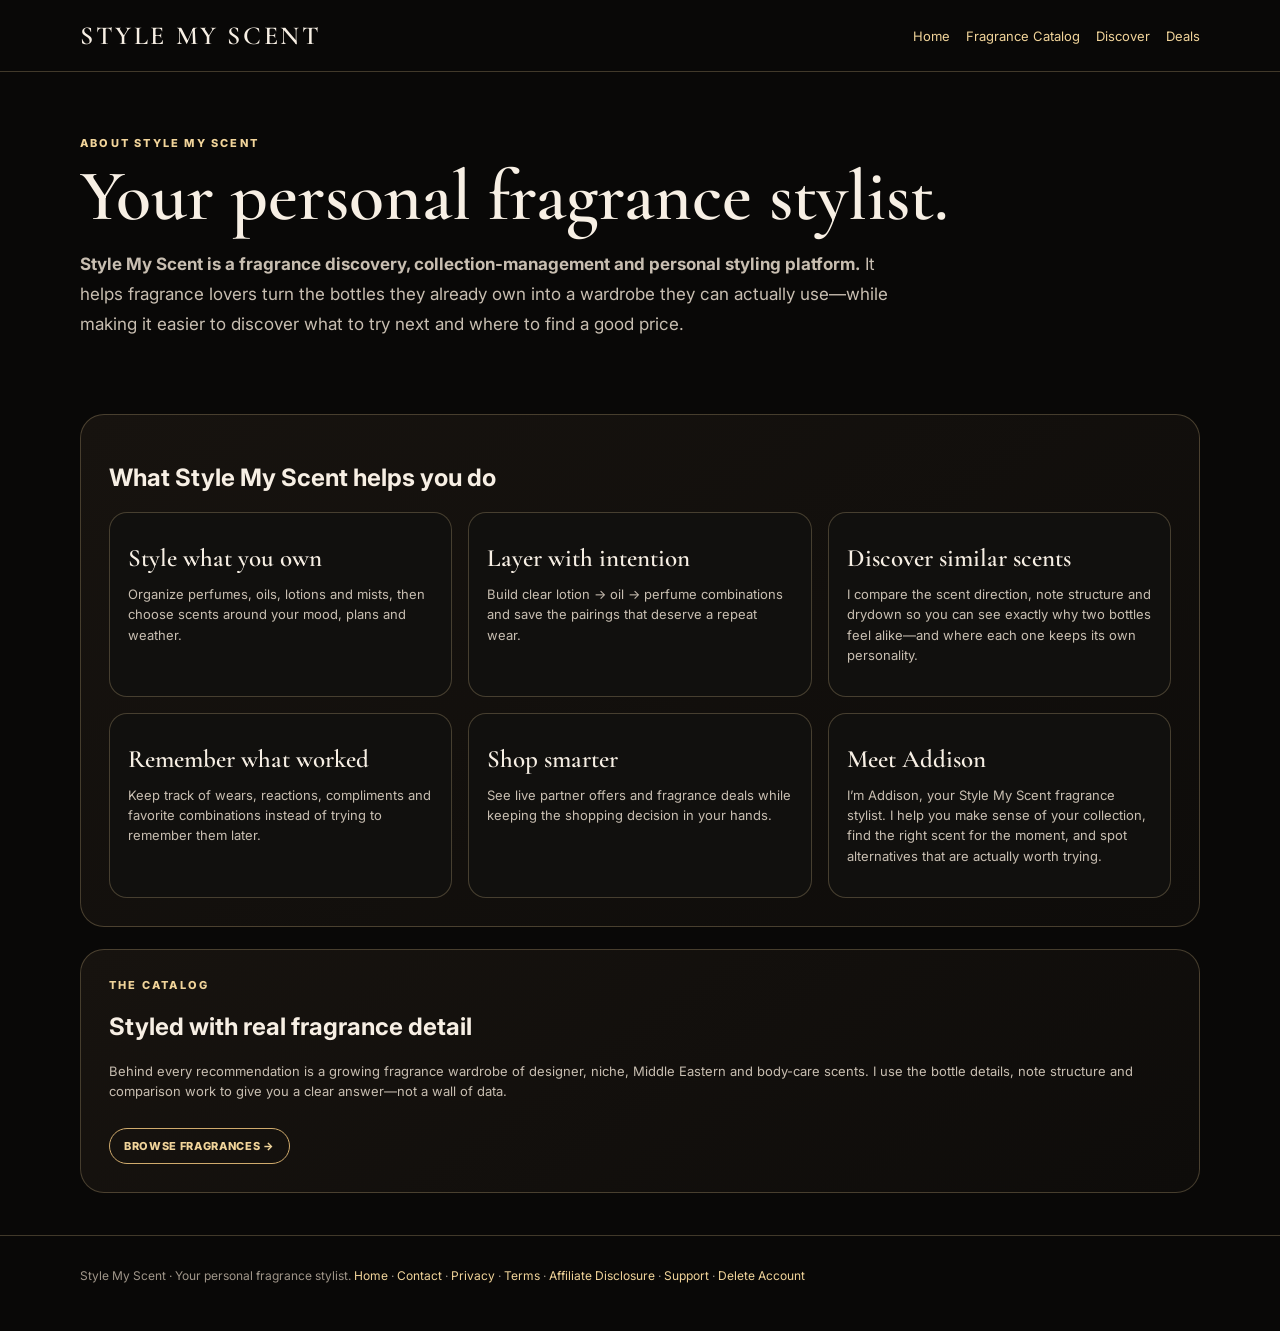
<file: about.html>
<!doctype html>
<html lang="en"><head><meta charset="utf-8"><meta name="viewport" content="width=device-width,initial-scale=1">
<title>About Style My Scent | Personal Fragrance Styling & Discovery</title>
<meta name="description" content="Learn what Style My Scent does: organize your fragrance collection, build scent layers, discover similar perfumes, remember your best wears and find fragrance deals.">
<meta name="robots" content="index,follow,max-image-preview:large"><link rel="canonical" href="https://stylemyscent.com/about.html">
<meta property="og:type" content="website"><meta property="og:site_name" content="Style My Scent"><meta property="og:title" content="About Style My Scent"><meta property="og:description" content="Style My Scent is a personal fragrance styling and discovery platform built around the scents you own and love."><meta property="og:url" content="https://stylemyscent.com/about.html"><meta property="og:image" content="https://stylemyscent.com/addison-app.jpg">
<link rel="preconnect" href="https://fonts.googleapis.com"><link rel="preconnect" href="https://fonts.gstatic.com" crossorigin><link href="https://fonts.googleapis.com/css2?family=Cormorant+Garamond:wght@500;600;700&family=Inter:wght@400;500;600;700&display=swap" rel="stylesheet"><style>:root{--bg:#090807;--panel:#14110f;--cream:#f7efe4;--muted:#c8beb1;--gold:#d0ab6d;--gold2:#f1d49a;--line:rgba(241,212,154,.24)}*{box-sizing:border-box}body{margin:0;background:var(--bg);color:var(--cream);font-family:Inter,Arial,sans-serif}a{color:var(--gold2);text-decoration:none}a:focus-visible{outline:3px solid var(--gold2);outline-offset:3px}img{max-width:100%;display:block}.wrap{width:min(1120px,92vw);margin:auto}header{border-bottom:1px solid var(--line);padding:20px 0}.nav{flex-wrap:wrap;display:flex;align-items:center;justify-content:space-between;gap:18px}.brand{font:600 26px "Cormorant Garamond",serif;letter-spacing:.1em;color:var(--cream)}.links{display:flex;gap:16px;flex-wrap:wrap;font-size:13px}.hero{padding:64px 0 36px}.eyebrow{font-size:11px;letter-spacing:.2em;text-transform:uppercase;color:var(--gold2);font-weight:800}.hero h1{font:600 clamp(44px,6vw,72px)/1 "Cormorant Garamond",serif;margin:10px 0 18px}.hero p{max-width:820px;color:var(--muted);line-height:1.75;font-size:17px}.panel{border:1px solid var(--line);border-radius:24px;background:linear-gradient(145deg,#17130f,#0e0c0a);padding:28px;margin:22px 0}.grid{display:grid;grid-template-columns:repeat(3,minmax(0,1fr));gap:16px}.card{border:1px solid var(--line);border-radius:18px;background:#11100e;padding:18px;min-width:0}.card img{width:100%;height:190px;object-fit:contain;background:#f6f0e7;border-radius:12px}.card h2,.card h3{font:600 25px/1.05 "Cormorant Garamond",serif;margin:14px 0 5px;color:var(--cream)}.muted{color:var(--muted);font-size:13px;line-height:1.55}.notes{margin-top:10px;color:#ddd0bf;font-size:12px;line-height:1.55}.button{display:inline-flex;border:1px solid var(--gold);border-radius:999px;padding:10px 14px;margin-top:14px;font-size:11px;font-weight:800;letter-spacing:.06em}.detail{display:grid;grid-template-columns:330px minmax(0,1fr);gap:28px;align-items:start}.bottle{border:1px solid var(--line);border-radius:20px;background:#f6f0e7;padding:16px}.bottle img{width:100%;height:380px;object-fit:contain}.note-grid{display:grid;grid-template-columns:repeat(3,1fr);gap:12px}.note-box{border:1px solid var(--line);border-radius:16px;padding:16px;background:#ffffff05}.note-box b{display:block;color:var(--gold2);font-size:11px;letter-spacing:.12em;margin-bottom:8px}.note-box span{color:var(--muted);font-size:13px;line-height:1.5}.compare{border-top:1px solid var(--line);padding-top:18px;margin-top:18px}.compare h3{font:600 26px "Cormorant Garamond",serif;margin:0 0 8px}.footer{border-top:1px solid var(--line);padding:32px 0 48px;margin-top:42px;color:#9f9589;font-size:12px}@media(max-width:880px){.grid{grid-template-columns:repeat(2,1fr)}.detail{grid-template-columns:1fr}.bottle{max-width:420px}.note-grid{grid-template-columns:1fr}}@media(max-width:560px){.grid{grid-template-columns:1fr}.links{font-size:12px;gap:10px}.hero{padding-top:42px}}</style>
<script type="application/ld+json">{"@context":"https://schema.org","@type":"AboutPage","@id":"https://stylemyscent.com/about.html#about","url":"https://stylemyscent.com/about.html","name":"About Style My Scent","isPartOf":{"@id":"https://stylemyscent.com/#website"},"about":{"@id":"https://stylemyscent.com/#organization"}}</script>
</head><body>
<header><div class="wrap nav"><a class="brand" href="/">STYLE MY SCENT</a><div class="links"><a href="/">Home</a><a href="fragrances.html">Fragrance Catalog</a><a href="/#discover">Discover</a><a href="/#deals">Deals</a></div></div></header>
<main><section class="hero"><div class="wrap"><div class="eyebrow">ABOUT STYLE MY SCENT</div><h1>Your personal fragrance stylist.</h1><p><strong>Style My Scent is a fragrance discovery, collection-management and personal styling platform.</strong> It helps fragrance lovers turn the bottles they already own into a wardrobe they can actually use—while making it easier to discover what to try next and where to find a good price.</p></div></section>
<section><div class="wrap"><div class="panel"><h2>What Style My Scent helps you do</h2><div class="grid">
<div class="card"><h3>Style what you own</h3><p class="muted">Organize perfumes, oils, lotions and mists, then choose scents around your mood, plans and weather.</p></div>
<div class="card"><h3>Layer with intention</h3><p class="muted">Build clear lotion → oil → perfume combinations and save the pairings that deserve a repeat wear.</p></div>
<div class="card"><h3>Discover similar scents</h3><p class="muted">I compare the scent direction, note structure and drydown so you can see exactly why two bottles feel alike—and where each one keeps its own personality.</p></div>
<div class="card"><h3>Remember what worked</h3><p class="muted">Keep track of wears, reactions, compliments and favorite combinations instead of trying to remember them later.</p></div>
<div class="card"><h3>Shop smarter</h3><p class="muted">See live partner offers and fragrance deals while keeping the shopping decision in your hands.</p></div>
<div class="card"><h3>Meet Addison</h3><p class="muted">I’m Addison, your Style My Scent fragrance stylist. I help you make sense of your collection, find the right scent for the moment, and spot alternatives that are actually worth trying.</p></div>
</div></div>
<div class="panel"><div class="eyebrow">THE CATALOG</div><h2>Styled with real fragrance detail</h2><p class="muted">Behind every recommendation is a growing fragrance wardrobe of designer, niche, Middle Eastern and body-care scents. I use the bottle details, note structure and comparison work to give you a clear answer—not a wall of data.</p><a class="button" href="fragrances.html">BROWSE FRAGRANCES →</a></div>
</div></section></main>
<div class="footer"><div class="wrap">Style My Scent · Your personal fragrance stylist. <a href="/">Home</a> · <a href="contact.html">Contact</a> · <a href="privacy.html">Privacy</a> · <a href="terms.html">Terms</a> · <a href="affiliate-disclosure.html">Affiliate Disclosure</a> · <a href="support.html">Support</a> · <a href="delete-account.html">Delete Account</a></div></div>
</body></html>
</file>
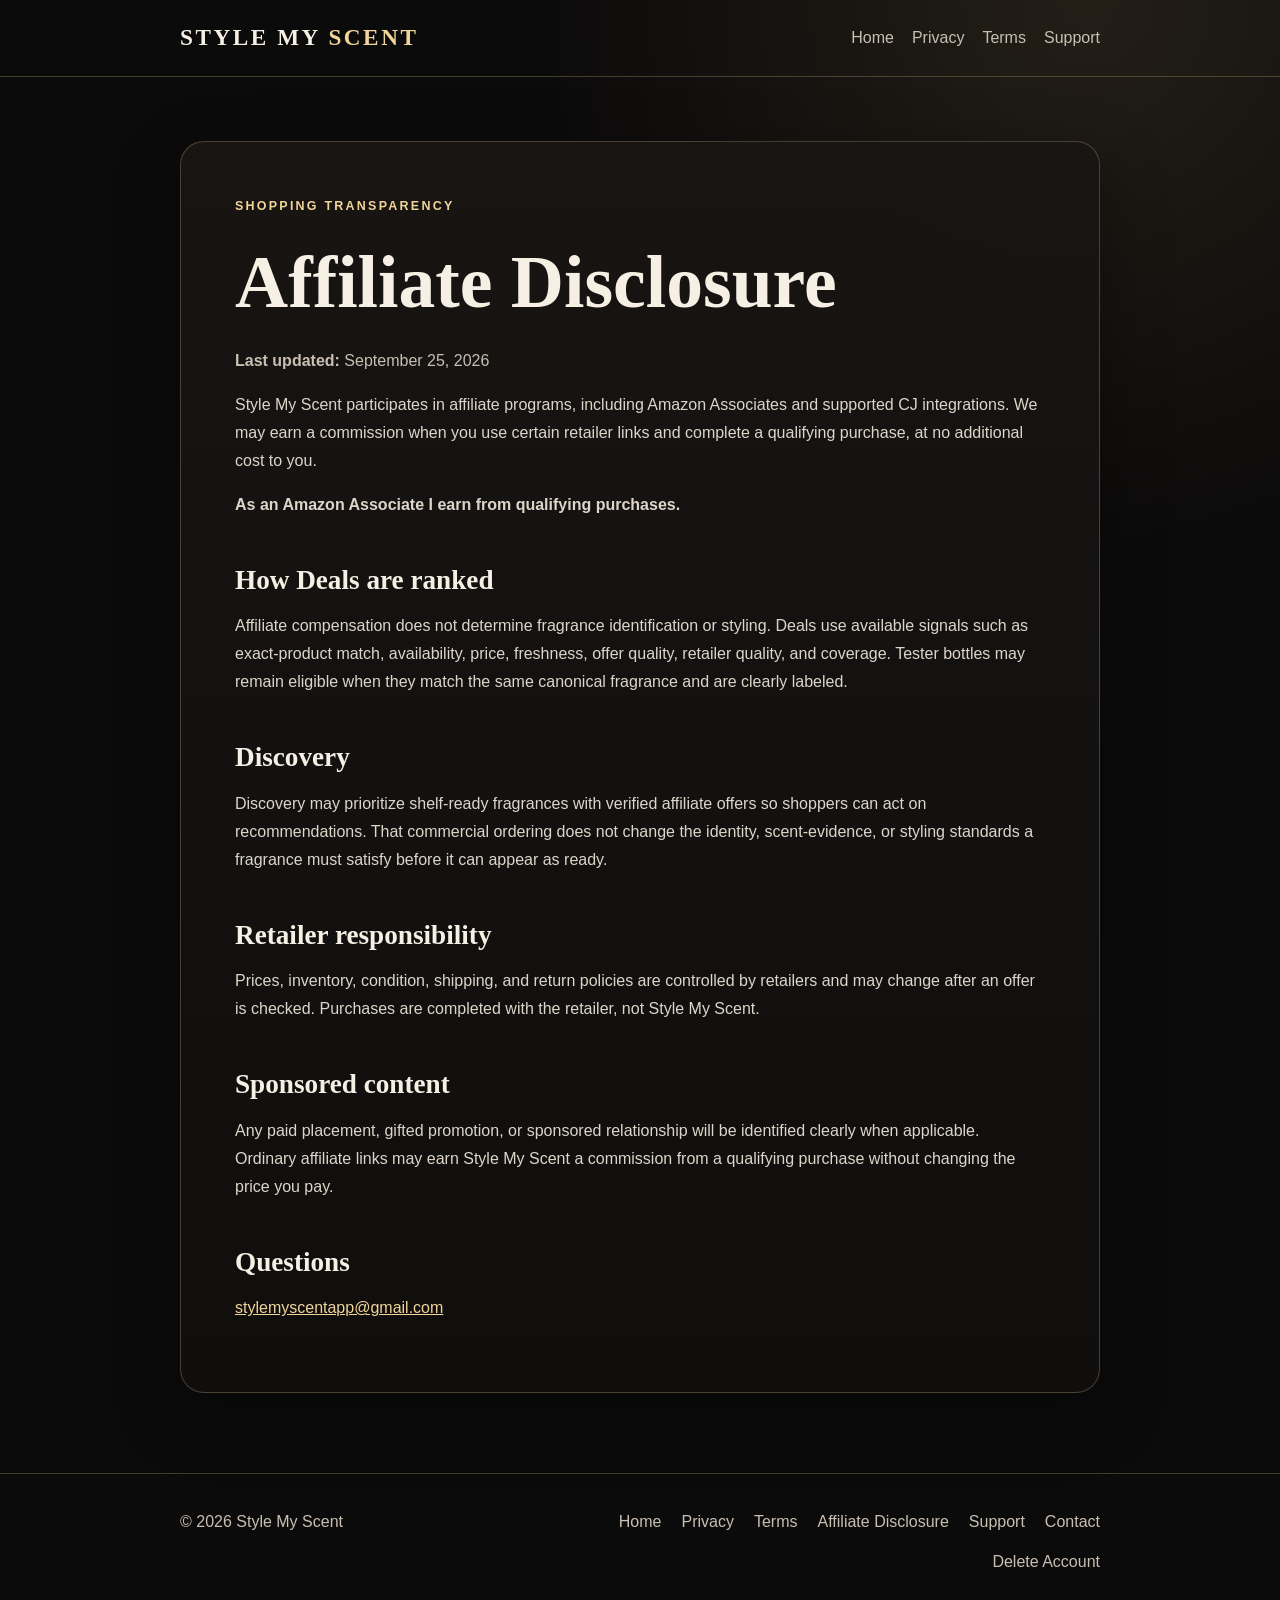
<file: affiliate-disclosure.html>
<!doctype html><html lang="en"><head><meta charset="utf-8"><meta name="viewport" content="width=device-width,initial-scale=1"><meta name="description" content="Style My Scent affiliate disclosure."><meta name="robots" content="index,follow"><link rel="canonical" href="https://stylemyscent.com/affiliate-disclosure.html"><meta property="og:title" content="Affiliate Disclosure | Style My Scent"><meta property="og:url" content="https://stylemyscent.com/affiliate-disclosure.html"><title>Affiliate Disclosure | Style My Scent</title><link rel="stylesheet" href="legal.css"></head><body><header class="site-header"><div class="shell"><a class="brand" href="index.html">STYLE MY <span>SCENT</span></a><nav aria-label="Legal navigation"><a href="index.html">Home</a><a href="privacy.html">Privacy</a><a href="terms.html">Terms</a><a href="support.html">Support</a></nav></div></header><main class="shell"><article><div class="eyebrow">Shopping transparency</div><h1>Affiliate Disclosure</h1><p class="updated"><strong>Last updated:</strong> September 25, 2026</p><p>Style My Scent participates in affiliate programs, including Amazon Associates and supported CJ integrations. We may earn a commission when you use certain retailer links and complete a qualifying purchase, at no additional cost to you.</p><p><strong>As an Amazon Associate I earn from qualifying purchases.</strong></p><h2>How Deals are ranked</h2><p>Affiliate compensation does not determine fragrance identification or styling. Deals use available signals such as exact-product match, availability, price, freshness, offer quality, retailer quality, and coverage. Tester bottles may remain eligible when they match the same canonical fragrance and are clearly labeled.</p><h2>Discovery</h2><p>Discovery may prioritize shelf-ready fragrances with verified affiliate offers so shoppers can act on recommendations. That commercial ordering does not change the identity, scent-evidence, or styling standards a fragrance must satisfy before it can appear as ready.</p><h2>Retailer responsibility</h2><p>Prices, inventory, condition, shipping, and return policies are controlled by retailers and may change after an offer is checked. Purchases are completed with the retailer, not Style My Scent.</p><h2>Sponsored content</h2><p>Any paid placement, gifted promotion, or sponsored relationship will be identified clearly when applicable. Ordinary affiliate links may earn Style My Scent a commission from a qualifying purchase without changing the price you pay.</p><h2>Questions</h2><p><a href="mailto:stylemyscentapp@gmail.com">stylemyscentapp@gmail.com</a></p></article></main><footer><div class="shell footer-grid"><div>© 2026 Style My Scent</div><div class="footer-links"><a href="index.html">Home</a><a href="privacy.html">Privacy</a><a href="terms.html">Terms</a><a href="affiliate-disclosure.html">Affiliate Disclosure</a><a href="support.html">Support</a><a href="contact.html">Contact</a><a href="delete-account.html">Delete Account</a></div></div></footer>
  <script src="https://www.anrdoezrs.net/am/101873859/include/joined/impressions/page/am.js"></script>
</body></html>
</file>
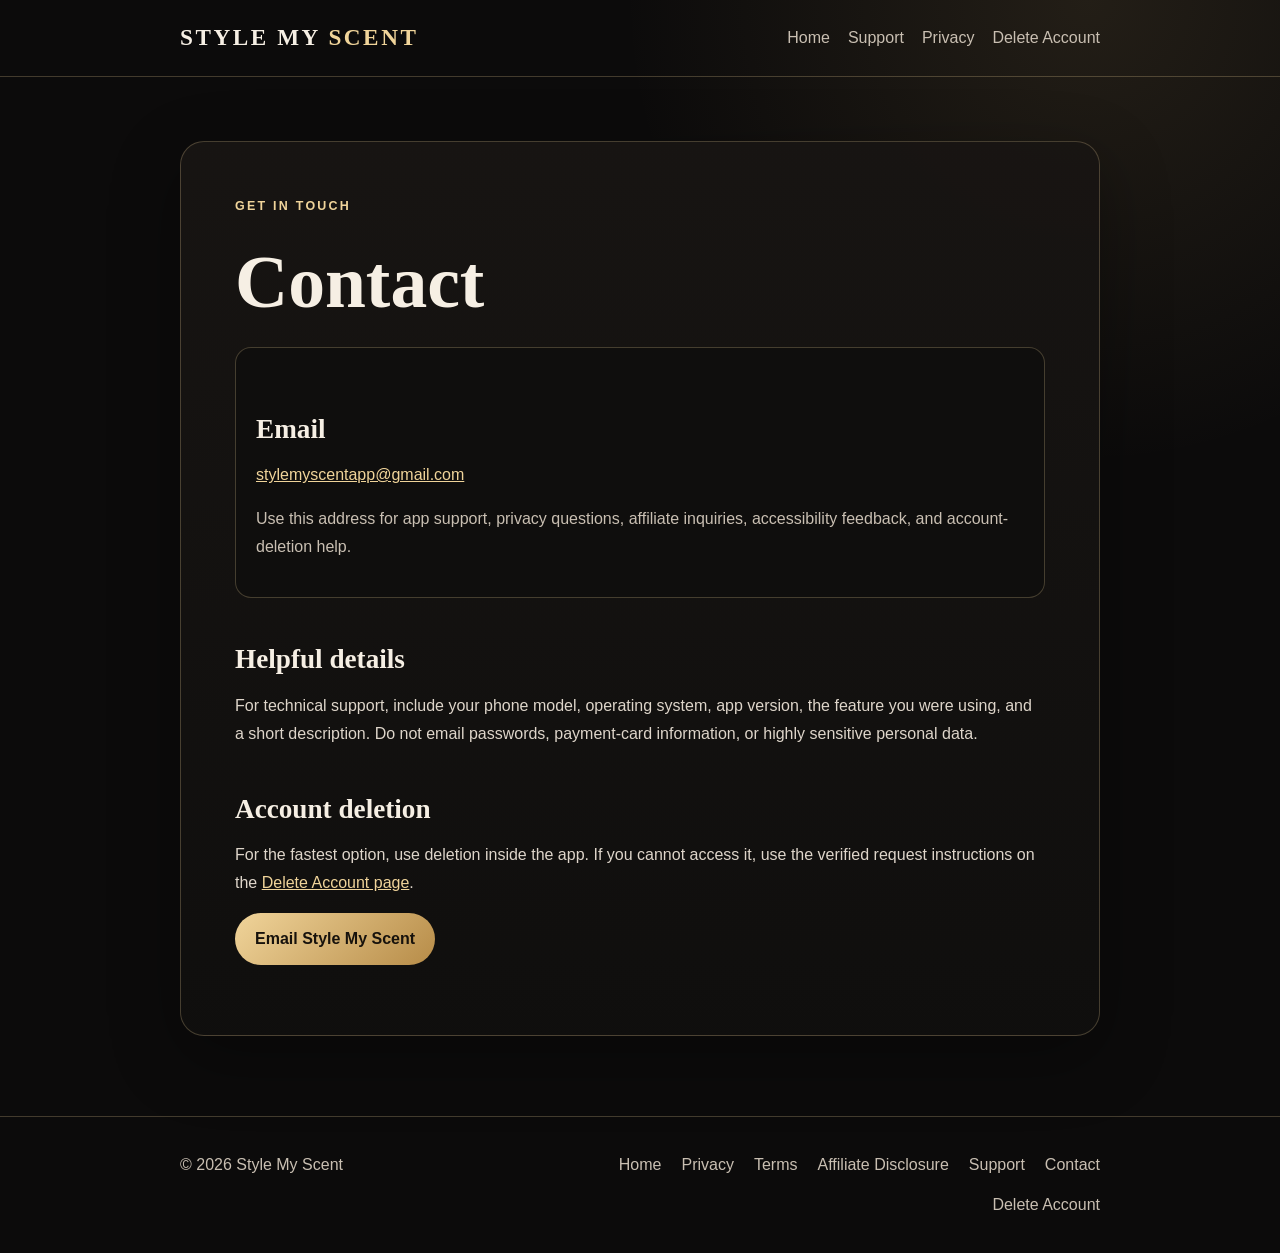
<file: contact.html>
<!doctype html><html lang="en"><head><meta charset="utf-8"><meta name="viewport" content="width=device-width,initial-scale=1"><meta name="description" content="Contact Style My Scent."><meta name="robots" content="index,follow"><link rel="canonical" href="https://stylemyscent.com/contact.html"><meta property="og:title" content="Contact | Style My Scent"><meta property="og:url" content="https://stylemyscent.com/contact.html"><title>Contact | Style My Scent</title><link rel="stylesheet" href="legal.css"></head><body><header class="site-header"><div class="shell"><a class="brand" href="index.html">STYLE MY <span>SCENT</span></a><nav aria-label="Contact navigation"><a href="index.html">Home</a><a href="support.html">Support</a><a href="privacy.html">Privacy</a><a href="delete-account.html">Delete Account</a></nav></div></header><main class="shell"><article><div class="eyebrow">Get in touch</div><h1>Contact</h1><div class="card"><h2>Email</h2><p><a href="mailto:stylemyscentapp@gmail.com">stylemyscentapp@gmail.com</a></p><p class="muted">Use this address for app support, privacy questions, affiliate inquiries, accessibility feedback, and account-deletion help.</p></div><h2>Helpful details</h2><p>For technical support, include your phone model, operating system, app version, the feature you were using, and a short description. Do not email passwords, payment-card information, or highly sensitive personal data.</p><h2>Account deletion</h2><p>For the fastest option, use deletion inside the app. If you cannot access it, use the verified request instructions on the <a href="delete-account.html">Delete Account page</a>.</p><p><a class="button" href="mailto:stylemyscentapp@gmail.com?subject=Style%20My%20Scent%20Support">Email Style My Scent</a></p></article></main><footer><div class="shell footer-grid"><div>© 2026 Style My Scent</div><div class="footer-links"><a href="index.html">Home</a><a href="privacy.html">Privacy</a><a href="terms.html">Terms</a><a href="affiliate-disclosure.html">Affiliate Disclosure</a><a href="support.html">Support</a><a href="contact.html">Contact</a><a href="delete-account.html">Delete Account</a></div></div></footer>
  <script src="https://www.anrdoezrs.net/am/101873859/include/joined/impressions/page/am.js"></script>
</body></html>
</file>
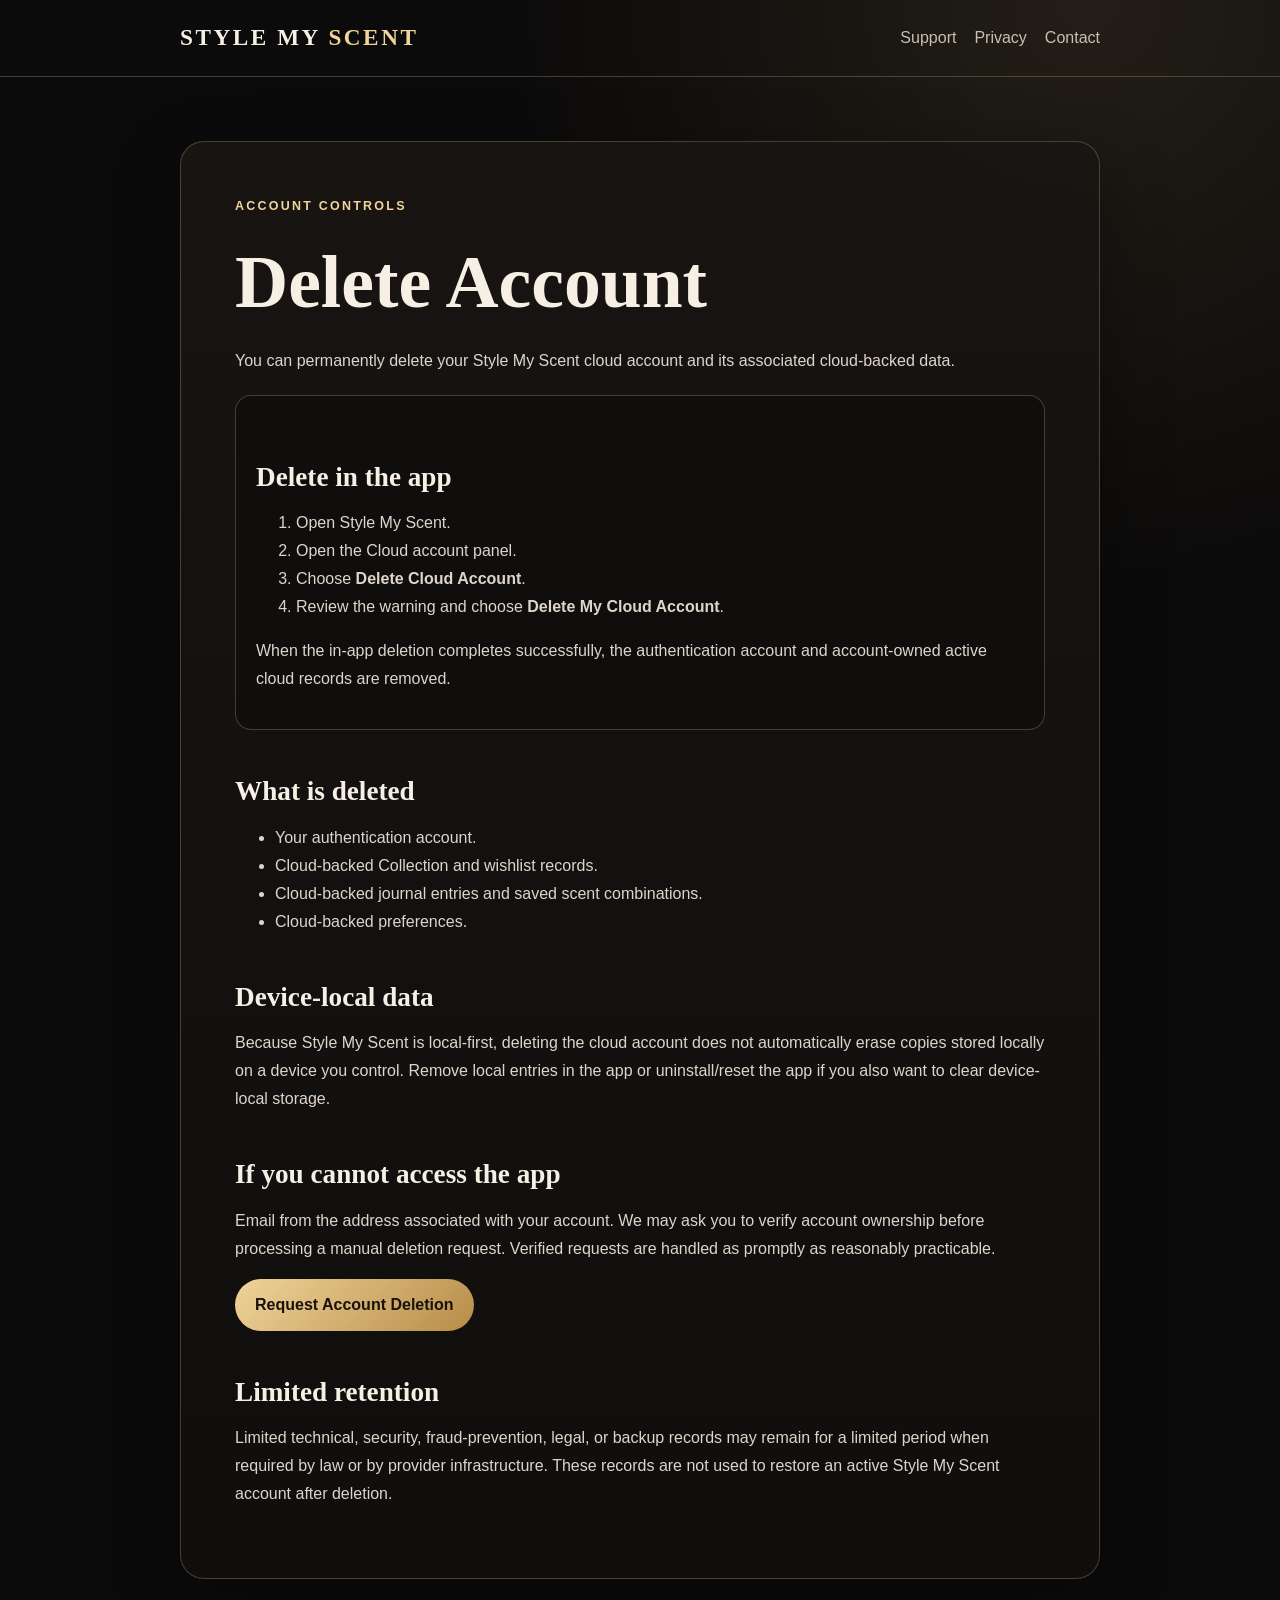
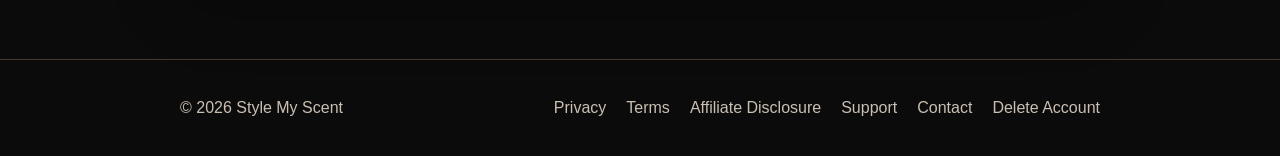
<file: delete-account.html>
<!doctype html><html lang="en"><head><meta charset="utf-8"><meta name="viewport" content="width=device-width,initial-scale=1"><meta name="description" content="Delete a Style My Scent cloud account and associated cloud data."><meta name="robots" content="index,follow"><link rel="canonical" href="https://stylemyscent.com/delete-account.html"><meta property="og:title" content="Delete Account | Style My Scent"><meta property="og:url" content="https://stylemyscent.com/delete-account.html"><title>Delete Account | Style My Scent</title><link rel="stylesheet" href="legal.css"></head><body><header class="site-header"><div class="shell"><a class="brand" href="index.html">STYLE MY <span>SCENT</span></a><nav aria-label="Account navigation"><a href="support.html">Support</a><a href="privacy.html">Privacy</a><a href="contact.html">Contact</a></nav></div></header><main class="shell"><article><div class="eyebrow">Account controls</div><h1>Delete Account</h1><p>You can permanently delete your Style My Scent cloud account and its associated cloud-backed data.</p><div class="card"><h2>Delete in the app</h2><ol><li>Open Style My Scent.</li><li>Open the Cloud account panel.</li><li>Choose <strong>Delete Cloud Account</strong>.</li><li>Review the warning and choose <strong>Delete My Cloud Account</strong>.</li></ol><p>When the in-app deletion completes successfully, the authentication account and account-owned active cloud records are removed.</p></div><h2>What is deleted</h2><ul><li>Your authentication account.</li><li>Cloud-backed Collection and wishlist records.</li><li>Cloud-backed journal entries and saved scent combinations.</li><li>Cloud-backed preferences.</li></ul><h2>Device-local data</h2><p>Because Style My Scent is local-first, deleting the cloud account does not automatically erase copies stored locally on a device you control. Remove local entries in the app or uninstall/reset the app if you also want to clear device-local storage.</p><h2>If you cannot access the app</h2><p>Email from the address associated with your account. We may ask you to verify account ownership before processing a manual deletion request. Verified requests are handled as promptly as reasonably practicable.</p><p><a class="button" href="mailto:stylemyscentapp@gmail.com?subject=Style%20My%20Scent%20Account%20Deletion%20Request&body=Please%20delete%20my%20Style%20My%20Scent%20cloud%20account.%20The%20email%20address%20on%20my%20account%20is%3A%20">Request Account Deletion</a></p><h2>Limited retention</h2><p>Limited technical, security, fraud-prevention, legal, or backup records may remain for a limited period when required by law or by provider infrastructure. These records are not used to restore an active Style My Scent account after deletion.</p></article></main><footer><div class="shell footer-grid"><div>© 2026 Style My Scent</div><div class="footer-links"><a href="privacy.html">Privacy</a><a href="terms.html">Terms</a><a href="affiliate-disclosure.html">Affiliate Disclosure</a><a href="support.html">Support</a><a href="contact.html">Contact</a><a href="delete-account.html">Delete Account</a></div></div></footer>
  <script src="https://www.anrdoezrs.net/am/101873859/include/joined/impressions/page/am.js"></script>
</body></html>
</file>
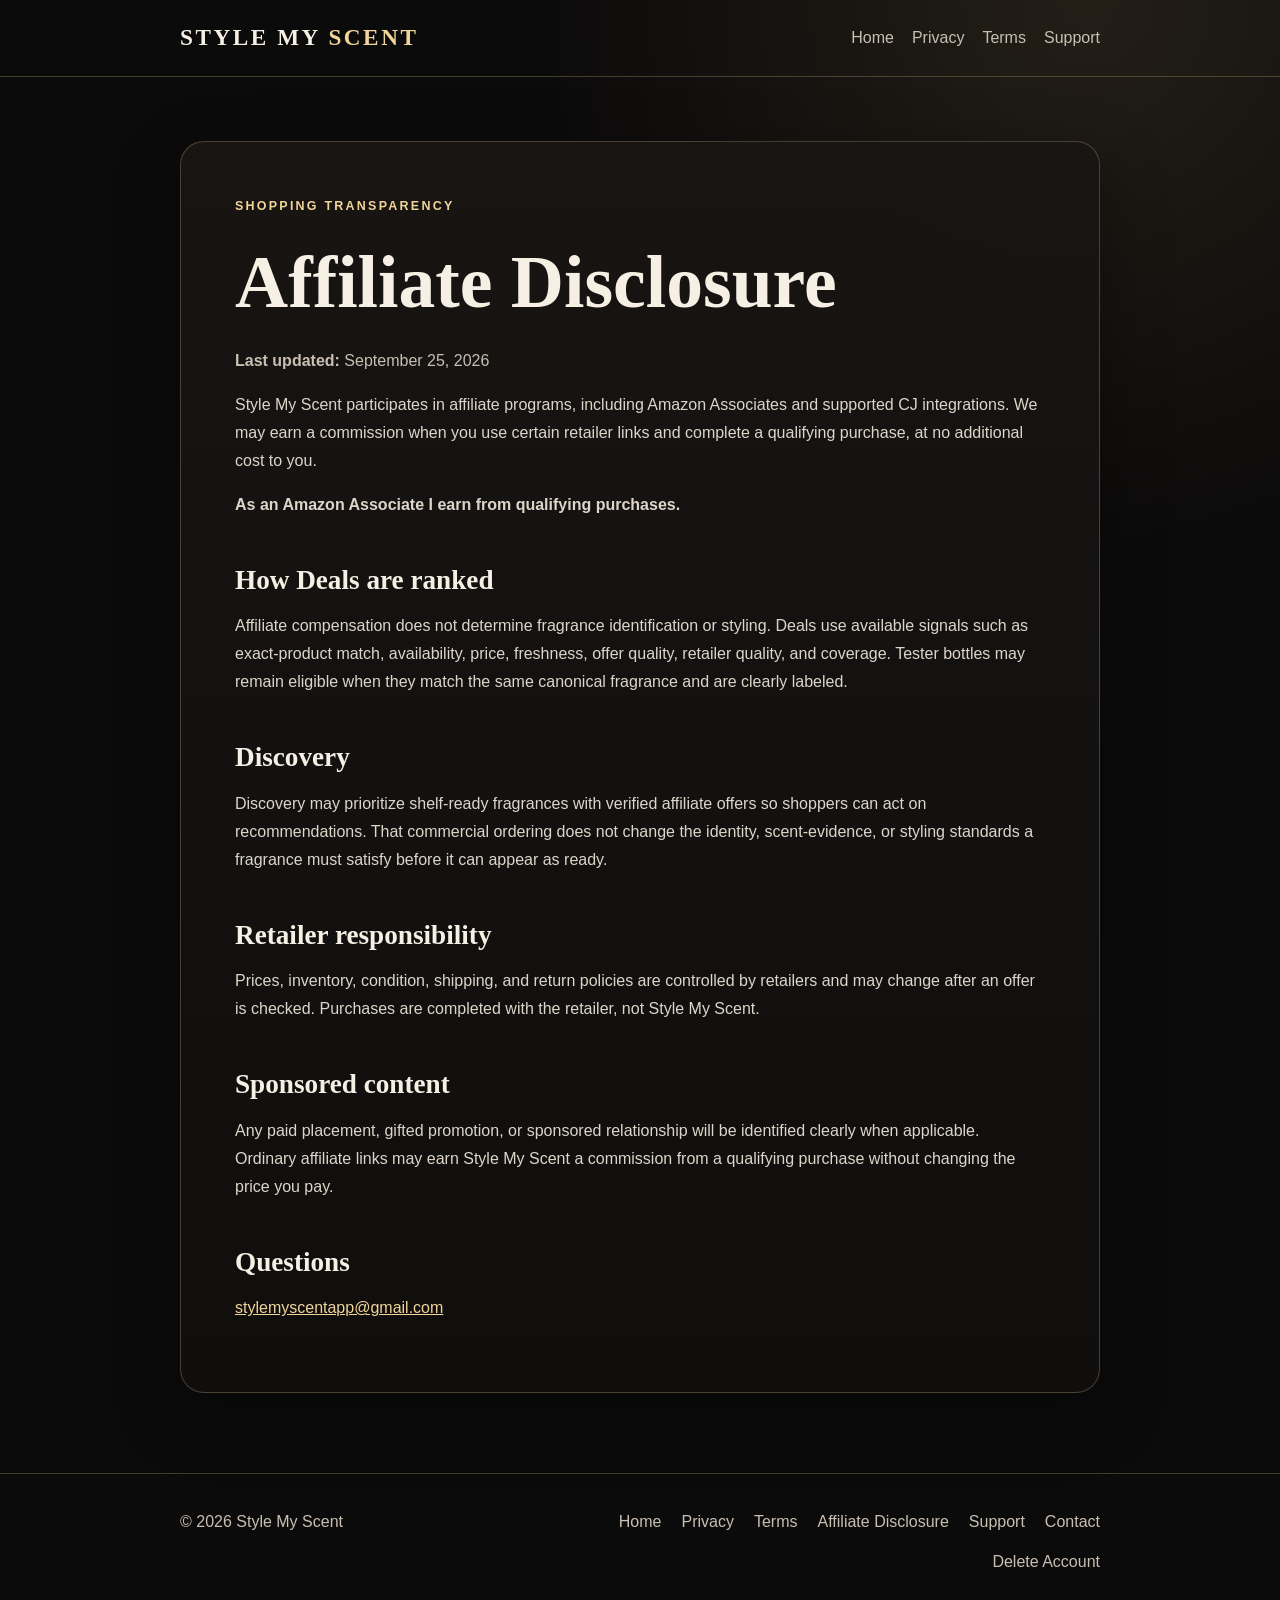
<file: disclosure.html>
<!doctype html><html lang="en"><head><meta charset="utf-8"><meta name="viewport" content="width=device-width,initial-scale=1"><meta http-equiv="refresh" content="0; url=affiliate-disclosure.html"><link rel="canonical" href="affiliate-disclosure.html"><title>Affiliate Disclosure | Style My Scent</title></head><body><p><a href="affiliate-disclosure.html">Continue to the Affiliate Disclosure</a>.</p>
  <script src="https://www.anrdoezrs.net/am/101873859/include/joined/impressions/page/am.js"></script>
</body></html>
</file>
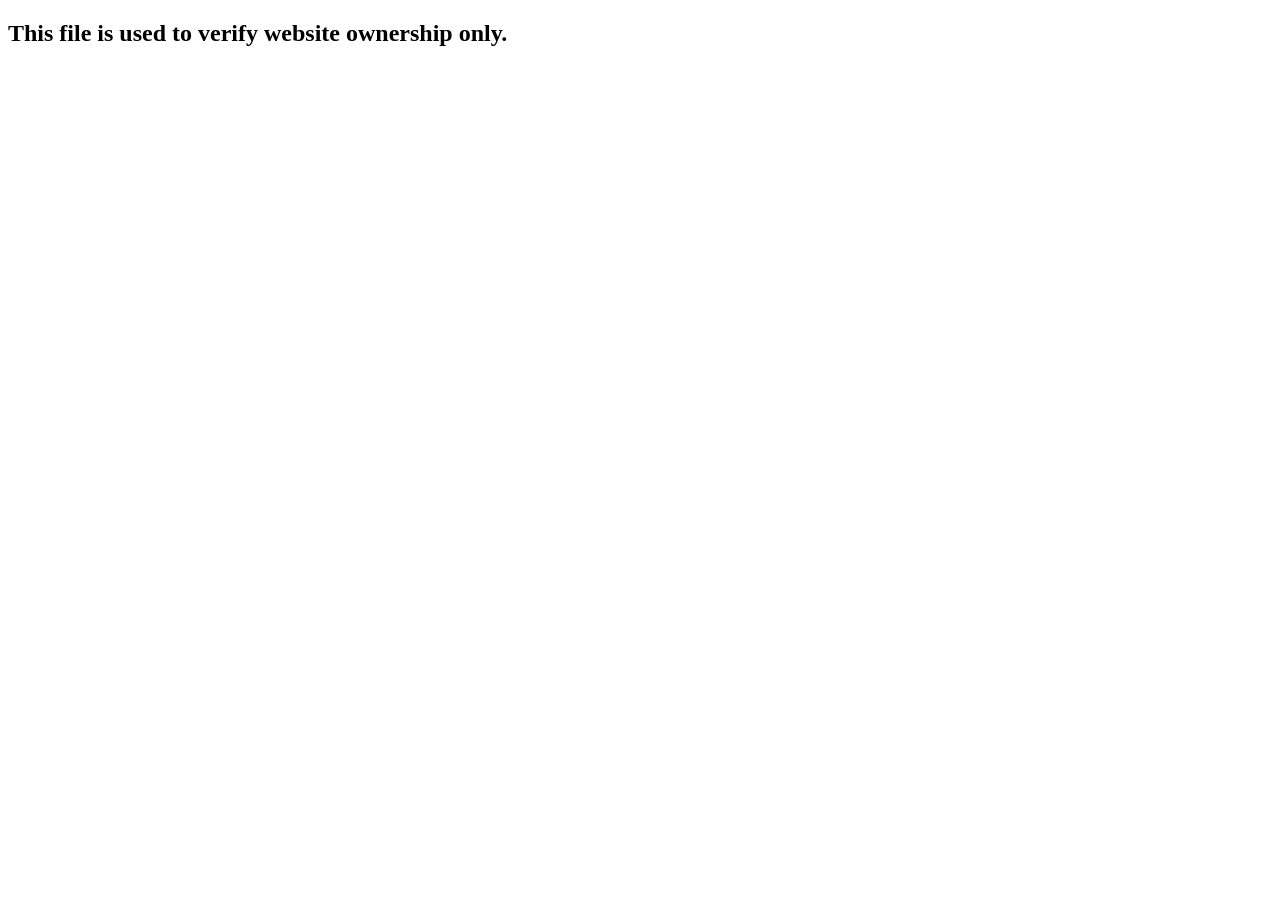
<file: fo-verify.html>
<!DOCTYPE html>
<html>
<head>
    <meta name="fo-verify" content="dedeba29-9112-4642-86e0-131352bbf4e7">
    <title></title>
</head>
<body>
    <h2>This file is used to verify website ownership only.</h2>
</body>
</html>
</file>
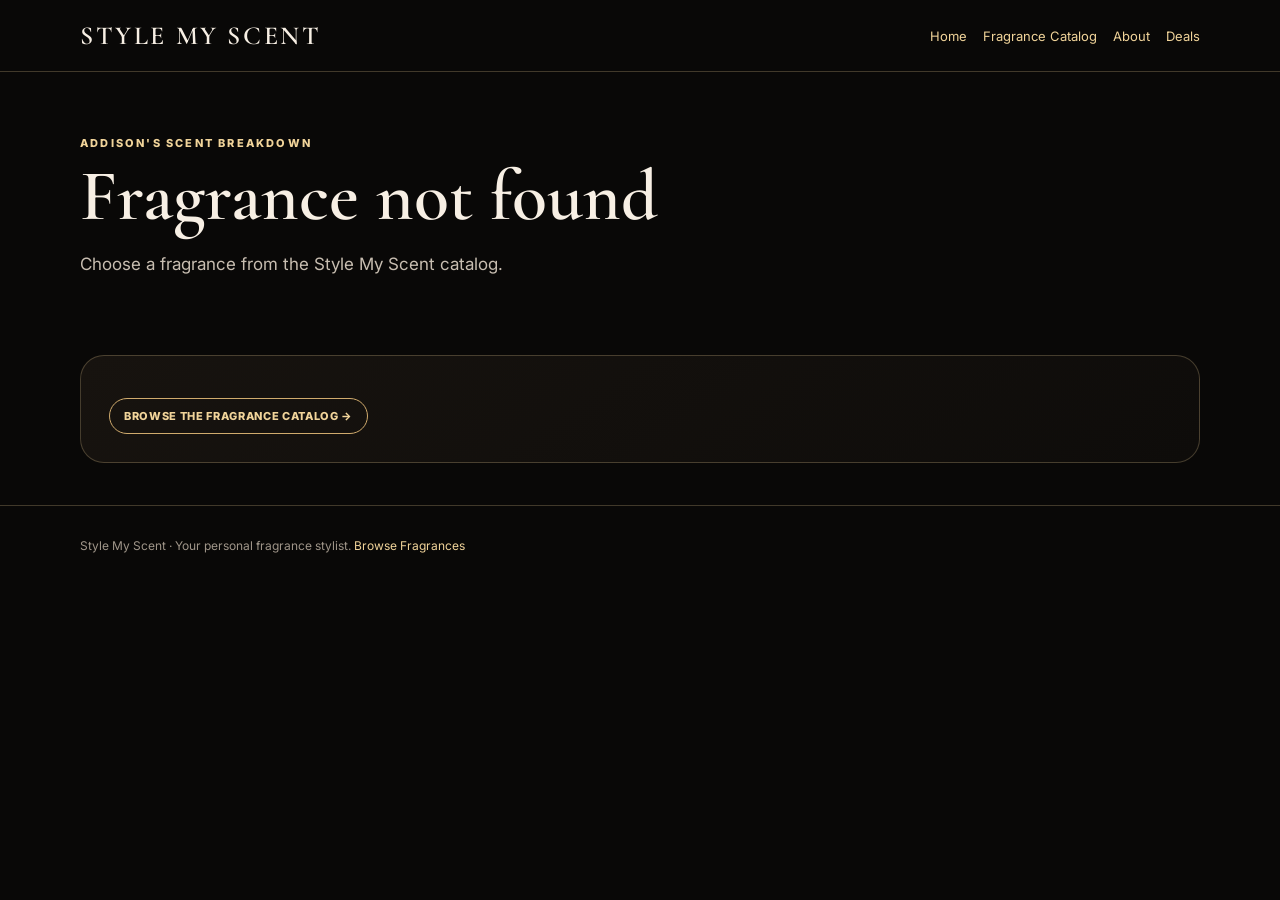
<file: fragrance.html>
<!doctype html>
<html lang="en"><head><meta charset="utf-8"><meta name="viewport" content="width=device-width,initial-scale=1">
<title>Fragrance Details | Style My Scent</title>
<meta id="meta-description" name="description" content="Explore fragrance notes, scent profile and similar-scent comparisons with Style My Scent.">
<meta name="robots" content="index,follow,max-image-preview:large"><meta property="og:type" content="product"><meta property="og:site_name" content="Style My Scent"><meta id="og-title" property="og:title" content="Fragrance Details | Style My Scent"><meta id="og-description" property="og:description" content="Explore fragrance notes and similar scents with Style My Scent."><meta id="og-url" property="og:url" content="https://stylemyscent.com/fragrance.html">
<link rel="preconnect" href="https://fonts.googleapis.com"><link rel="preconnect" href="https://fonts.gstatic.com" crossorigin><link href="https://fonts.googleapis.com/css2?family=Cormorant+Garamond:wght@500;600;700&family=Inter:wght@400;500;600;700&display=swap" rel="stylesheet"><style>:root{--bg:#090807;--panel:#14110f;--cream:#f7efe4;--muted:#c8beb1;--gold:#d0ab6d;--gold2:#f1d49a;--line:rgba(241,212,154,.24)}*{box-sizing:border-box}body{margin:0;background:var(--bg);color:var(--cream);font-family:Inter,Arial,sans-serif}a{color:var(--gold2);text-decoration:none}img{max-width:100%;display:block}.wrap{width:min(1120px,92vw);margin:auto}header{border-bottom:1px solid var(--line);padding:20px 0}.nav{display:flex;align-items:center;justify-content:space-between;gap:18px}.brand{font:600 26px "Cormorant Garamond",serif;letter-spacing:.1em;color:var(--cream)}.links{display:flex;gap:16px;flex-wrap:wrap;font-size:13px}.hero{padding:64px 0 36px}.eyebrow{font-size:11px;letter-spacing:.2em;text-transform:uppercase;color:var(--gold2);font-weight:800}.hero h1{font:600 clamp(44px,6vw,72px)/1 "Cormorant Garamond",serif;margin:10px 0 18px}.hero p{max-width:820px;color:var(--muted);line-height:1.75;font-size:17px}.panel{border:1px solid var(--line);border-radius:24px;background:linear-gradient(145deg,#17130f,#0e0c0a);padding:28px;margin:22px 0}.grid{display:grid;grid-template-columns:repeat(3,minmax(0,1fr));gap:16px}.card{border:1px solid var(--line);border-radius:18px;background:#11100e;padding:18px;min-width:0}.card img{width:100%;height:190px;object-fit:contain;background:#f6f0e7;border-radius:12px}.card h2,.card h3{font:600 25px/1.05 "Cormorant Garamond",serif;margin:14px 0 5px;color:var(--cream)}.muted{color:var(--muted);font-size:13px;line-height:1.55}.notes{margin-top:10px;color:#ddd0bf;font-size:12px;line-height:1.55}.button{display:inline-flex;border:1px solid var(--gold);border-radius:999px;padding:10px 14px;margin-top:14px;font-size:11px;font-weight:800;letter-spacing:.06em}.detail{display:grid;grid-template-columns:330px minmax(0,1fr);gap:28px;align-items:start}.bottle{border:1px solid var(--line);border-radius:20px;background:#f6f0e7;padding:16px}.bottle img{width:100%;height:380px;object-fit:contain}.note-grid{display:grid;grid-template-columns:repeat(3,1fr);gap:12px}.note-box{border:1px solid var(--line);border-radius:16px;padding:16px;background:#ffffff05}.note-box b{display:block;color:var(--gold2);font-size:11px;letter-spacing:.12em;margin-bottom:8px}.note-box span{color:var(--muted);font-size:13px;line-height:1.5}.designer-dupe-section{border-top:1px solid var(--line);padding-top:24px;margin-top:24px}.compare-section-title{font:600 30px/1.05 "Cormorant Garamond",serif;margin:6px 0 8px}.designer-dupe-grid{display:grid;grid-template-columns:repeat(3,minmax(0,1fr));gap:14px;margin-top:18px}.designer-dupe-card{border:1px solid var(--line);border-radius:18px;background:#11100e;padding:14px;min-width:0}.designer-dupe-card img{width:100%;height:180px;object-fit:contain;background:#f6f0e7;border-radius:12px}.designer-dupe-label{margin-top:12px;color:var(--gold2);font-size:10px;font-weight:800;letter-spacing:.14em}.designer-dupe-card h4{font:600 24px/1.05 "Cormorant Garamond",serif;margin:6px 0 5px}.designer-dupe-brand{min-height:20px}.designer-dupe-score{margin:10px 0 4px;color:var(--gold2);font-weight:800;font-size:12px}.designer-dupe-why{margin:12px 0 4px;padding:11px 12px;border:1px solid rgba(241,212,154,.14);border-radius:12px;background:rgba(241,212,154,.04)}.designer-dupe-why b{display:block;color:var(--gold2);font-size:9px;letter-spacing:.11em;margin-bottom:6px}.designer-dupe-why p{margin:0;color:#dfd3c3;font-size:11px;line-height:1.5}.designer-dupe-wear{margin:10px 0 4px;padding:11px 12px;border:1px solid rgba(241,212,154,.14);border-radius:12px;background:#0d0c0a}.designer-dupe-wear>b{display:block;color:var(--gold2);font-size:9px;letter-spacing:.11em;margin-bottom:7px}.designer-dupe-wear p{margin:6px 0 0;color:#dfd3c3;font-size:11px;line-height:1.5}.designer-dupe-wear p:first-of-type{margin-top:0}.designer-dupe-wear strong{color:var(--cream)}.designer-dupe-wear-note{margin-top:9px!important;padding-top:8px;border-top:1px solid rgba(241,212,154,.10);color:#a99f92!important;font-size:10px!important;line-height:1.45!important}.designer-dupe-shop{margin-top:10px;display:flex;flex-direction:column;gap:7px}.compare-shop-link{display:flex;align-items:center;justify-content:center;border:1px solid var(--gold);border-radius:999px;padding:10px 11px;color:var(--gold2);font-size:10px;font-weight:800;letter-spacing:.04em;text-align:center}.compare-shop-link.secondary{border-color:var(--line);color:#eadfce}.shop{border-top:1px solid var(--line);padding-top:20px;margin-top:22px}.shop h3{font:600 28px "Cormorant Garamond",serif;margin:4px 0 8px}.shop-status{color:var(--muted);font-size:12px;line-height:1.5;margin:8px 0 12px}.shop-offer{display:flex;justify-content:space-between;align-items:center;gap:14px;padding:12px 0;border-top:1px solid rgba(241,212,154,.13)}.shop-offer:first-of-type{border-top:0}.shop-offer a{font-size:11px;font-weight:800;letter-spacing:.05em}.shop-price{font-weight:800;color:var(--cream);white-space:nowrap}.shop-actions{display:flex;gap:10px;flex-wrap:wrap;margin-top:12px}.bottle-shop{cursor:pointer}.bottle-shop:focus-visible{outline:2px solid var(--gold);outline-offset:4px}.compare{border-top:1px solid var(--line);padding-top:18px;margin-top:18px}.compare h3{font:600 26px "Cormorant Garamond",serif;margin:0 0 8px}.footer{border-top:1px solid var(--line);padding:32px 0 48px;margin-top:42px;color:#9f9589;font-size:12px}@media(max-width:880px){.grid{grid-template-columns:repeat(2,1fr)}.detail{grid-template-columns:1fr}.bottle{max-width:420px}.note-grid{grid-template-columns:1fr}.designer-dupe-grid{grid-template-columns:1fr 1fr}}@media(max-width:560px){.grid{grid-template-columns:1fr}.links{font-size:12px;gap:10px}.hero{padding-top:42px}.designer-dupe-grid{grid-template-columns:1fr}}</style>
</head><body>
<header><div class="wrap nav"><a class="brand" href="/">STYLE MY SCENT</a><div class="links"><a href="/">Home</a><a href="fragrances.html">Fragrance Catalog</a><a href="about.html">About</a><a href="/#deals">Deals</a></div></div></header>
<main id="fragrance-main"><section class="hero"><div class="wrap"><div class="eyebrow">ADDISON'S SCENT BREAKDOWN</div><h1 id="fragrance-title">Loading fragrance…</h1><p id="fragrance-subtitle">Pulling the verified Style My Scent scent profile.</p></div></section><section><div class="wrap"><div id="fragrance-content" class="panel">Loading…</div></div></section></main>
<div class="footer"><div class="wrap">Style My Scent · Your personal fragrance stylist. <a href="fragrances.html">Browse Fragrances</a></div></div>
<script src="fragrance.js?v=20260928-drydown11"></script></body></html>
</file>
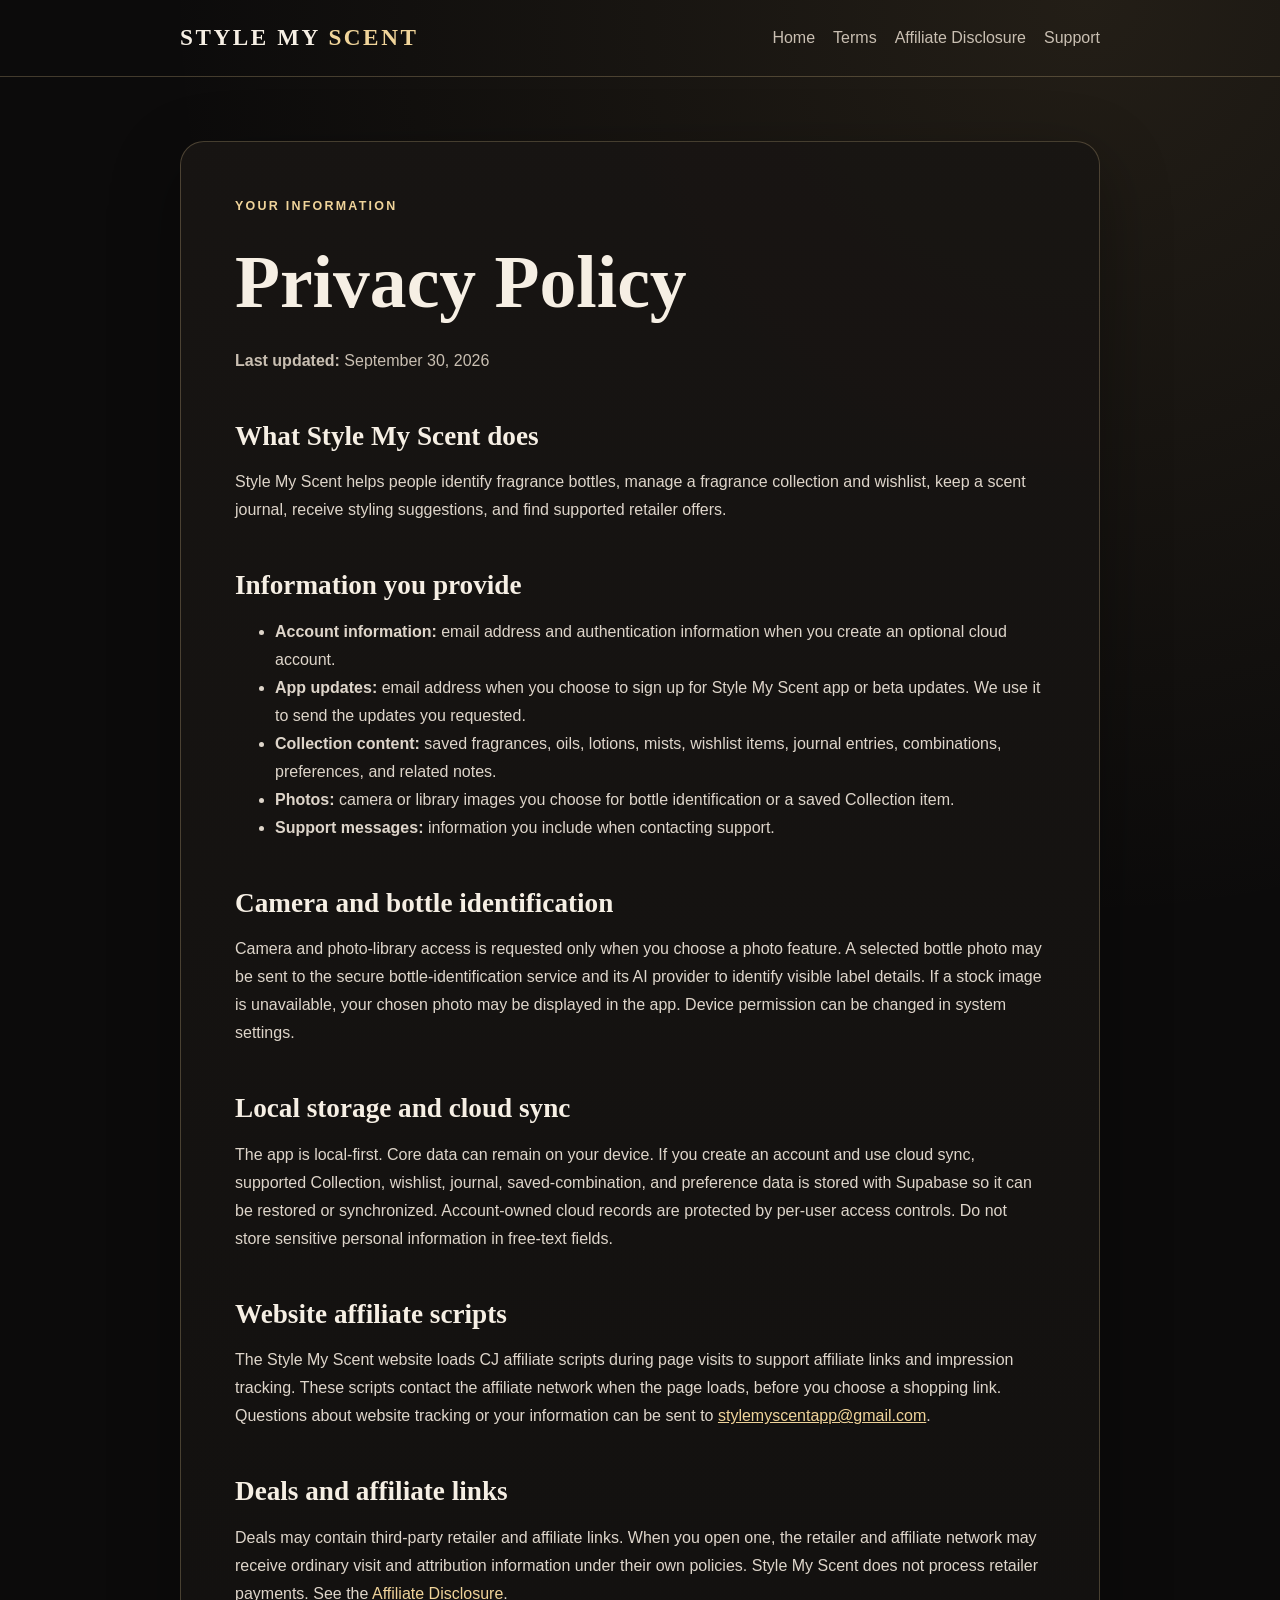
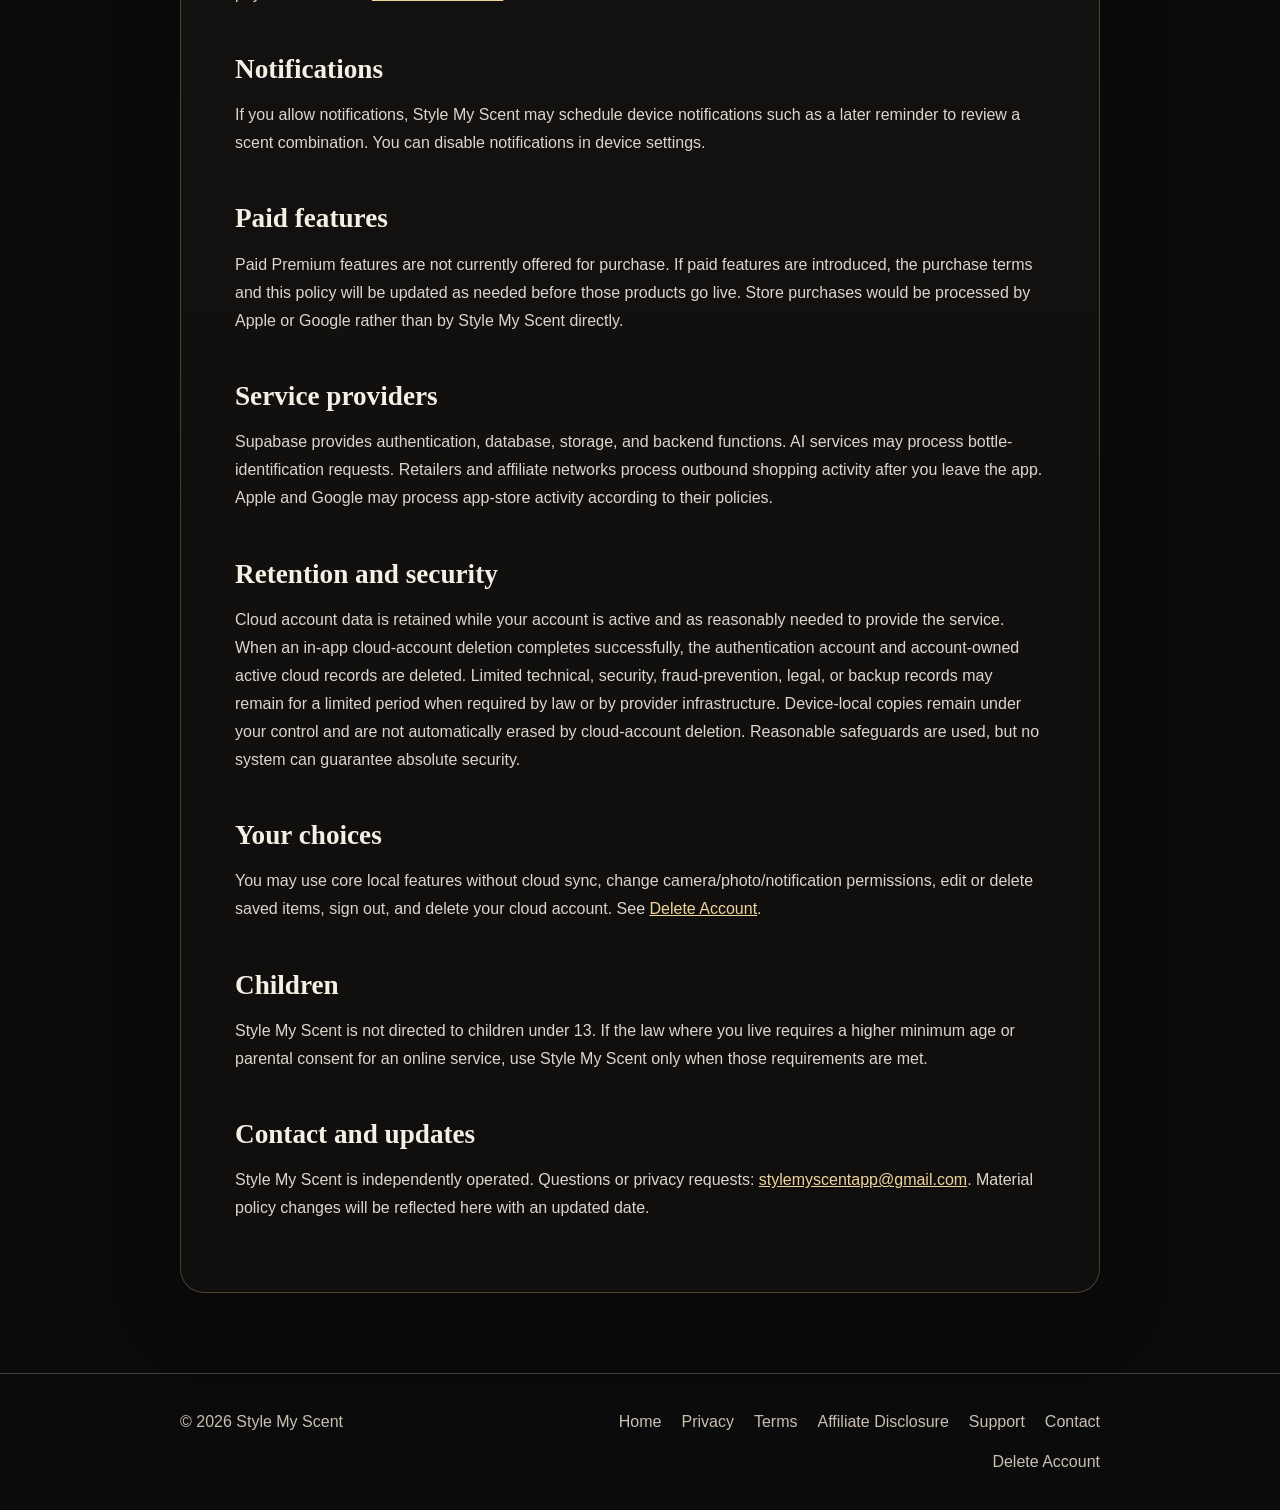
<file: privacy.html>
<!doctype html><html lang="en"><head><meta charset="utf-8"><meta name="viewport" content="width=device-width,initial-scale=1"><meta name="description" content="Style My Scent privacy policy."><meta name="robots" content="index,follow"><link rel="canonical" href="https://stylemyscent.com/privacy.html"><meta property="og:title" content="Privacy Policy | Style My Scent"><meta property="og:url" content="https://stylemyscent.com/privacy.html"><title>Privacy Policy | Style My Scent</title><link rel="stylesheet" href="legal.css"></head><body>
<header class="site-header"><div class="shell"><a class="brand" href="index.html">STYLE MY <span>SCENT</span></a><nav aria-label="Legal navigation"><a href="index.html">Home</a><a href="terms.html">Terms</a><a href="affiliate-disclosure.html">Affiliate Disclosure</a><a href="support.html">Support</a></nav></div></header>
<main class="shell"><article><div class="eyebrow">Your information</div><h1>Privacy Policy</h1><p class="updated"><strong>Last updated:</strong> September 30, 2026</p>
<h2>What Style My Scent does</h2><p>Style My Scent helps people identify fragrance bottles, manage a fragrance collection and wishlist, keep a scent journal, receive styling suggestions, and find supported retailer offers.</p>
<h2>Information you provide</h2><ul><li><strong>Account information:</strong> email address and authentication information when you create an optional cloud account.</li><li><strong>App updates:</strong> email address when you choose to sign up for Style My Scent app or beta updates. We use it to send the updates you requested.</li><li><strong>Collection content:</strong> saved fragrances, oils, lotions, mists, wishlist items, journal entries, combinations, preferences, and related notes.</li><li><strong>Photos:</strong> camera or library images you choose for bottle identification or a saved Collection item.</li><li><strong>Support messages:</strong> information you include when contacting support.</li></ul>
<h2>Camera and bottle identification</h2><p>Camera and photo-library access is requested only when you choose a photo feature. A selected bottle photo may be sent to the secure bottle-identification service and its AI provider to identify visible label details. If a stock image is unavailable, your chosen photo may be displayed in the app. Device permission can be changed in system settings.</p>
<h2>Local storage and cloud sync</h2><p>The app is local-first. Core data can remain on your device. If you create an account and use cloud sync, supported Collection, wishlist, journal, saved-combination, and preference data is stored with Supabase so it can be restored or synchronized. Account-owned cloud records are protected by per-user access controls. Do not store sensitive personal information in free-text fields.</p>
<h2>Website affiliate scripts</h2><p>The Style My Scent website loads CJ affiliate scripts during page visits to support affiliate links and impression tracking. These scripts contact the affiliate network when the page loads, before you choose a shopping link. Questions about website tracking or your information can be sent to <a href="mailto:stylemyscentapp@gmail.com">stylemyscentapp@gmail.com</a>.</p>
<h2>Deals and affiliate links</h2><p>Deals may contain third-party retailer and affiliate links. When you open one, the retailer and affiliate network may receive ordinary visit and attribution information under their own policies. Style My Scent does not process retailer payments. See the <a href="affiliate-disclosure.html">Affiliate Disclosure</a>.</p>
<h2>Notifications</h2><p>If you allow notifications, Style My Scent may schedule device notifications such as a later reminder to review a scent combination. You can disable notifications in device settings.</p>
<h2>Paid features</h2><p>Paid Premium features are not currently offered for purchase. If paid features are introduced, the purchase terms and this policy will be updated as needed before those products go live. Store purchases would be processed by Apple or Google rather than by Style My Scent directly.</p>
<h2>Service providers</h2><p>Supabase provides authentication, database, storage, and backend functions. AI services may process bottle-identification requests. Retailers and affiliate networks process outbound shopping activity after you leave the app. Apple and Google may process app-store activity according to their policies.</p>
<h2>Retention and security</h2><p>Cloud account data is retained while your account is active and as reasonably needed to provide the service. When an in-app cloud-account deletion completes successfully, the authentication account and account-owned active cloud records are deleted. Limited technical, security, fraud-prevention, legal, or backup records may remain for a limited period when required by law or by provider infrastructure. Device-local copies remain under your control and are not automatically erased by cloud-account deletion. Reasonable safeguards are used, but no system can guarantee absolute security.</p>
<h2>Your choices</h2><p>You may use core local features without cloud sync, change camera/photo/notification permissions, edit or delete saved items, sign out, and delete your cloud account. See <a href="delete-account.html">Delete Account</a>.</p>
<h2>Children</h2><p>Style My Scent is not directed to children under 13. If the law where you live requires a higher minimum age or parental consent for an online service, use Style My Scent only when those requirements are met.</p>
<h2>Contact and updates</h2><p>Style My Scent is independently operated. Questions or privacy requests: <a href="mailto:stylemyscentapp@gmail.com">stylemyscentapp@gmail.com</a>. Material policy changes will be reflected here with an updated date.</p></article></main><footer><div class="shell footer-grid"><div>© 2026 Style My Scent</div><div class="footer-links"><a href="index.html">Home</a><a href="privacy.html">Privacy</a><a href="terms.html">Terms</a><a href="affiliate-disclosure.html">Affiliate Disclosure</a><a href="support.html">Support</a><a href="contact.html">Contact</a><a href="delete-account.html">Delete Account</a></div></div></footer>
  <script src="https://www.anrdoezrs.net/am/101873859/include/joined/impressions/page/am.js"></script>
</body></html>
</file>
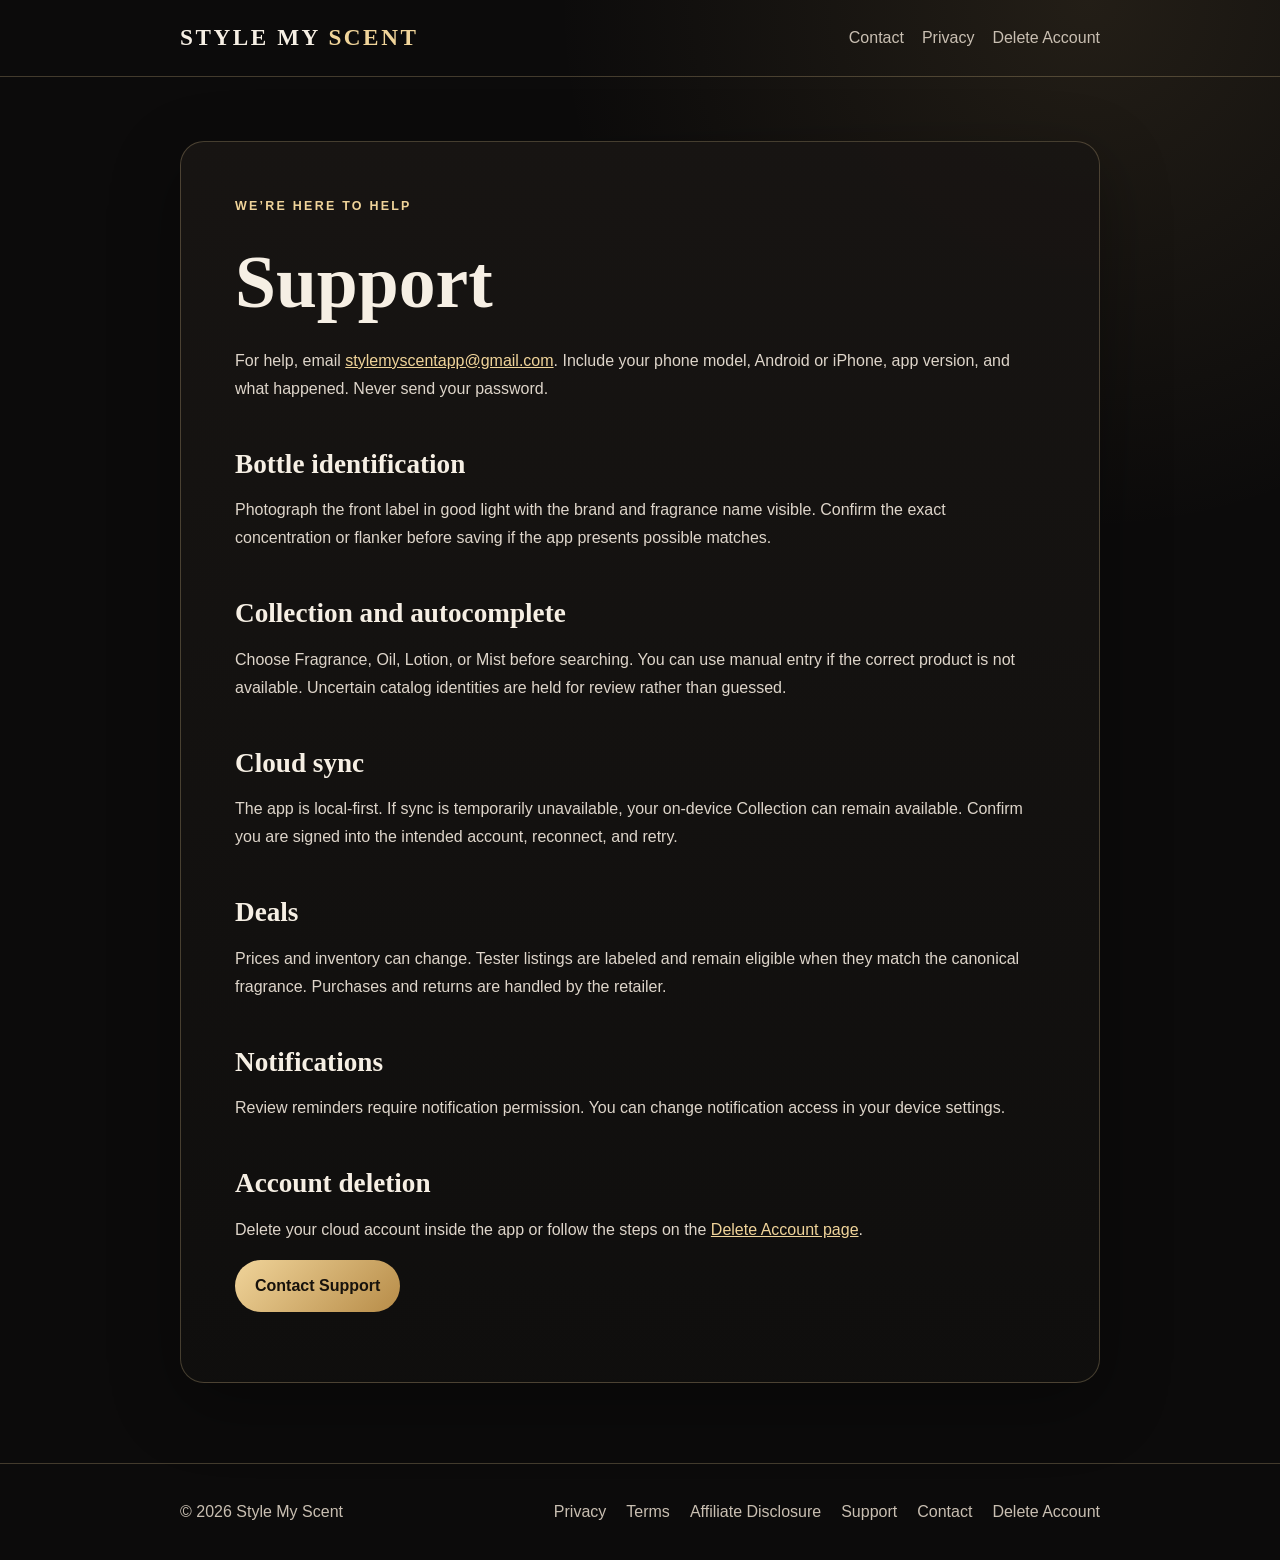
<file: support.html>
<!doctype html><html lang="en"><head><meta charset="utf-8"><meta name="viewport" content="width=device-width,initial-scale=1"><meta name="description" content="Help with Style My Scent accounts, bottle identification, cloud sync, and Deals."><meta name="robots" content="index,follow"><link rel="canonical" href="https://stylemyscent.com/support.html"><meta property="og:title" content="Support | Style My Scent"><meta property="og:url" content="https://stylemyscent.com/support.html"><title>Support | Style My Scent</title><link rel="stylesheet" href="legal.css"></head><body><header class="site-header"><div class="shell"><a class="brand" href="index.html">STYLE MY <span>SCENT</span></a><nav aria-label="Support navigation"><a href="contact.html">Contact</a><a href="privacy.html">Privacy</a><a href="delete-account.html">Delete Account</a></nav></div></header><main class="shell"><article><div class="eyebrow">We’re here to help</div><h1>Support</h1><p>For help, email <a href="mailto:stylemyscentapp@gmail.com">stylemyscentapp@gmail.com</a>. Include your phone model, Android or iPhone, app version, and what happened. Never send your password.</p><h2>Bottle identification</h2><p>Photograph the front label in good light with the brand and fragrance name visible. Confirm the exact concentration or flanker before saving if the app presents possible matches.</p><h2>Collection and autocomplete</h2><p>Choose Fragrance, Oil, Lotion, or Mist before searching. You can use manual entry if the correct product is not available. Uncertain catalog identities are held for review rather than guessed.</p><h2>Cloud sync</h2><p>The app is local-first. If sync is temporarily unavailable, your on-device Collection can remain available. Confirm you are signed into the intended account, reconnect, and retry.</p><h2>Deals</h2><p>Prices and inventory can change. Tester listings are labeled and remain eligible when they match the canonical fragrance. Purchases and returns are handled by the retailer.</p><h2>Notifications</h2><p>Review reminders require notification permission. You can change notification access in your device settings.</p><h2>Account deletion</h2><p>Delete your cloud account inside the app or follow the steps on the <a href="delete-account.html">Delete Account page</a>.</p><p><a class="button" href="contact.html">Contact Support</a></p></article></main><footer><div class="shell footer-grid"><div>© 2026 Style My Scent</div><div class="footer-links"><a href="privacy.html">Privacy</a><a href="terms.html">Terms</a><a href="affiliate-disclosure.html">Affiliate Disclosure</a><a href="support.html">Support</a><a href="contact.html">Contact</a><a href="delete-account.html">Delete Account</a></div></div></footer>
  <script src="https://www.anrdoezrs.net/am/101873859/include/joined/impressions/page/am.js"></script>
</body></html>
</file>
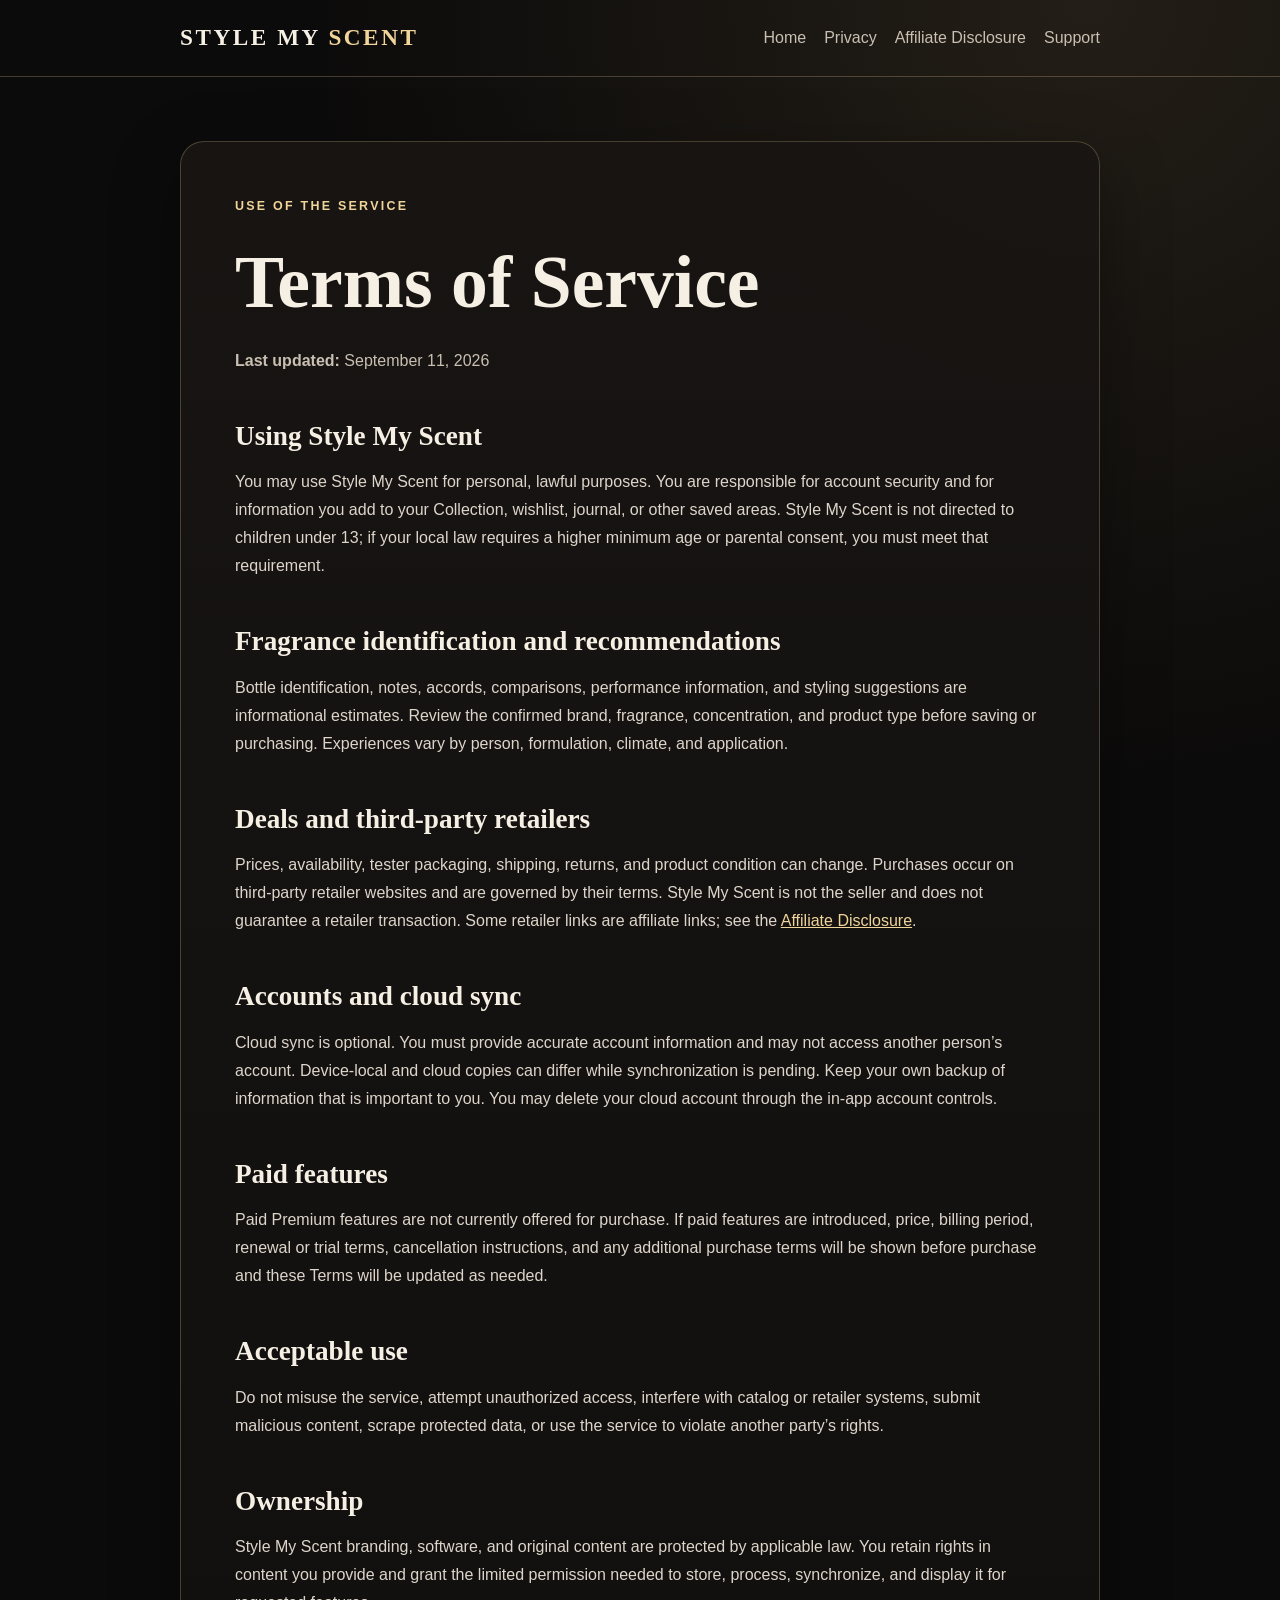
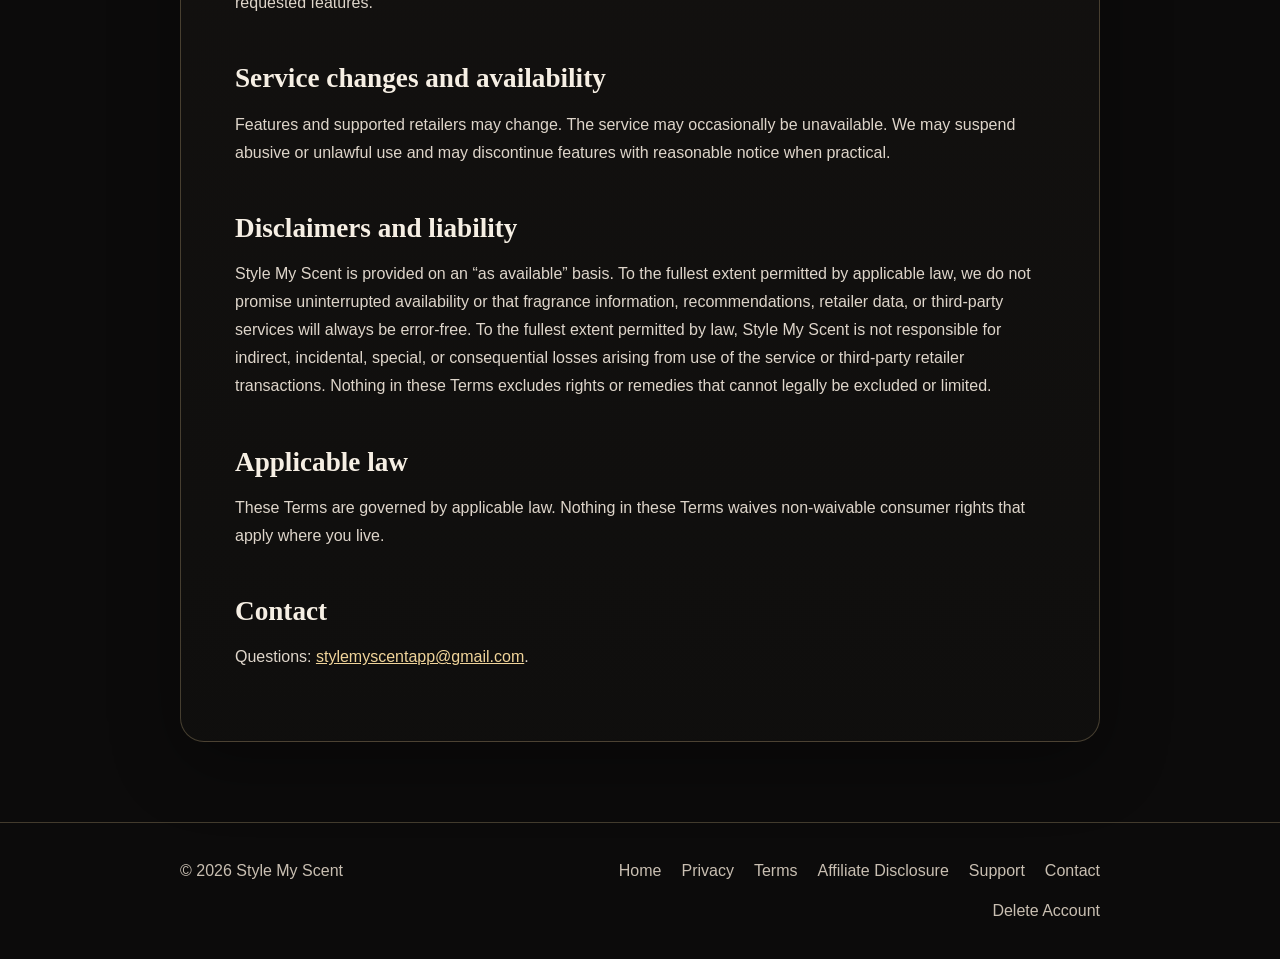
<file: terms.html>
<!doctype html><html lang="en"><head><meta charset="utf-8"><meta name="viewport" content="width=device-width,initial-scale=1"><meta name="description" content="Style My Scent terms of service."><meta name="robots" content="index,follow"><link rel="canonical" href="https://stylemyscent.com/terms.html"><meta property="og:title" content="Terms of Service | Style My Scent"><meta property="og:url" content="https://stylemyscent.com/terms.html"><title>Terms of Service | Style My Scent</title><link rel="stylesheet" href="legal.css"></head><body><header class="site-header"><div class="shell"><a class="brand" href="index.html">STYLE MY <span>SCENT</span></a><nav aria-label="Legal navigation"><a href="index.html">Home</a><a href="privacy.html">Privacy</a><a href="affiliate-disclosure.html">Affiliate Disclosure</a><a href="support.html">Support</a></nav></div></header><main class="shell"><article><div class="eyebrow">Use of the service</div><h1>Terms of Service</h1><p class="updated"><strong>Last updated:</strong> September 11, 2026</p>
<h2>Using Style My Scent</h2><p>You may use Style My Scent for personal, lawful purposes. You are responsible for account security and for information you add to your Collection, wishlist, journal, or other saved areas. Style My Scent is not directed to children under 13; if your local law requires a higher minimum age or parental consent, you must meet that requirement.</p>
<h2>Fragrance identification and recommendations</h2><p>Bottle identification, notes, accords, comparisons, performance information, and styling suggestions are informational estimates. Review the confirmed brand, fragrance, concentration, and product type before saving or purchasing. Experiences vary by person, formulation, climate, and application.</p>
<h2>Deals and third-party retailers</h2><p>Prices, availability, tester packaging, shipping, returns, and product condition can change. Purchases occur on third-party retailer websites and are governed by their terms. Style My Scent is not the seller and does not guarantee a retailer transaction. Some retailer links are affiliate links; see the <a href="affiliate-disclosure.html">Affiliate Disclosure</a>.</p>
<h2>Accounts and cloud sync</h2><p>Cloud sync is optional. You must provide accurate account information and may not access another person’s account. Device-local and cloud copies can differ while synchronization is pending. Keep your own backup of information that is important to you. You may delete your cloud account through the in-app account controls.</p>
<h2>Paid features</h2><p>Paid Premium features are not currently offered for purchase. If paid features are introduced, price, billing period, renewal or trial terms, cancellation instructions, and any additional purchase terms will be shown before purchase and these Terms will be updated as needed.</p>
<h2>Acceptable use</h2><p>Do not misuse the service, attempt unauthorized access, interfere with catalog or retailer systems, submit malicious content, scrape protected data, or use the service to violate another party’s rights.</p>
<h2>Ownership</h2><p>Style My Scent branding, software, and original content are protected by applicable law. You retain rights in content you provide and grant the limited permission needed to store, process, synchronize, and display it for requested features.</p>
<h2>Service changes and availability</h2><p>Features and supported retailers may change. The service may occasionally be unavailable. We may suspend abusive or unlawful use and may discontinue features with reasonable notice when practical.</p>
<h2>Disclaimers and liability</h2><p>Style My Scent is provided on an “as available” basis. To the fullest extent permitted by applicable law, we do not promise uninterrupted availability or that fragrance information, recommendations, retailer data, or third-party services will always be error-free. To the fullest extent permitted by law, Style My Scent is not responsible for indirect, incidental, special, or consequential losses arising from use of the service or third-party retailer transactions. Nothing in these Terms excludes rights or remedies that cannot legally be excluded or limited.</p>
<h2>Applicable law</h2><p>These Terms are governed by applicable law. Nothing in these Terms waives non-waivable consumer rights that apply where you live.</p>
<h2>Contact</h2><p>Questions: <a href="mailto:stylemyscentapp@gmail.com">stylemyscentapp@gmail.com</a>.</p></article></main><footer><div class="shell footer-grid"><div>© 2026 Style My Scent</div><div class="footer-links"><a href="index.html">Home</a><a href="privacy.html">Privacy</a><a href="terms.html">Terms</a><a href="affiliate-disclosure.html">Affiliate Disclosure</a><a href="support.html">Support</a><a href="contact.html">Contact</a><a href="delete-account.html">Delete Account</a></div></div></footer>
  <script src="https://www.anrdoezrs.net/am/101873859/include/joined/impressions/page/am.js"></script>
</body></html>
</file>
<file: legal.css>
:root{--ink:#0c0b0b;--panel:#171412;--cream:#f6efe4;--muted:#c9bfb2;--gold:#c9a76a;--gold2:#f0d49a;--line:rgba(240,212,154,.24)}
*{box-sizing:border-box}html{scroll-behavior:smooth}body{margin:0;background:radial-gradient(circle at 85% 0,rgba(201,167,106,.12),transparent 28%),var(--ink);color:var(--cream);font:16px/1.75 Inter,Arial,sans-serif}a{color:var(--gold2)}a:focus-visible,button:focus-visible,input:focus-visible{outline:3px solid var(--gold2);outline-offset:3px}.shell{width:min(920px,92vw);margin:auto}.site-header{border-bottom:1px solid var(--line)}.site-header .shell{min-height:76px;display:flex;align-items:center;justify-content:space-between;gap:24px}.brand{font:600 1.45rem/1.1 Georgia,serif;letter-spacing:.11em;text-decoration:none;color:var(--cream)}.brand span{color:var(--gold2)}nav{display:flex;flex-wrap:wrap;gap:18px}nav a,footer a{color:var(--muted);text-decoration:none}nav a:hover,footer a:hover{text-decoration:underline;color:var(--gold2)}main{padding:64px 0 80px}article{background:linear-gradient(180deg,rgba(24,21,19,.96),rgba(16,15,14,.96));border:1px solid var(--line);border-radius:24px;padding:clamp(24px,5vw,54px);box-shadow:0 22px 70px #0005}.eyebrow{color:var(--gold2);font-size:.78rem;font-weight:700;letter-spacing:.18em;text-transform:uppercase}h1,h2{font-family:Georgia,serif;color:var(--cream);line-height:1.15}h1{font-size:clamp(2.5rem,7vw,4.6rem);margin:.3em 0}h2{font-size:1.7rem;margin:1.7em 0 .45em}p,li{color:#ded5ca}.updated,.muted{color:var(--muted)}.notice{border-left:3px solid var(--gold);background:rgba(201,167,106,.08);padding:14px 18px;margin:24px 0}.card{border:1px solid var(--line);border-radius:16px;padding:20px;margin:20px 0;background:#0f0e0d}.button{display:inline-block;border-radius:999px;background:linear-gradient(135deg,var(--gold2),#b78c48);color:#17120c;text-decoration:none;font-weight:800;padding:12px 20px}footer{border-top:1px solid var(--line);padding:34px 0;color:var(--muted)}.footer-grid{display:grid;grid-template-columns:1fr 2fr;gap:28px}.footer-links{display:flex;flex-wrap:wrap;gap:12px 20px;justify-content:flex-end}@media(max-width:680px){.site-header .shell{align-items:flex-start;flex-direction:column;padding:20px 0}nav{gap:10px 16px}main{padding:34px 0 54px}article{border-radius:18px}.footer-grid{grid-template-columns:1fr}.footer-links{justify-content:flex-start}}
</file>
